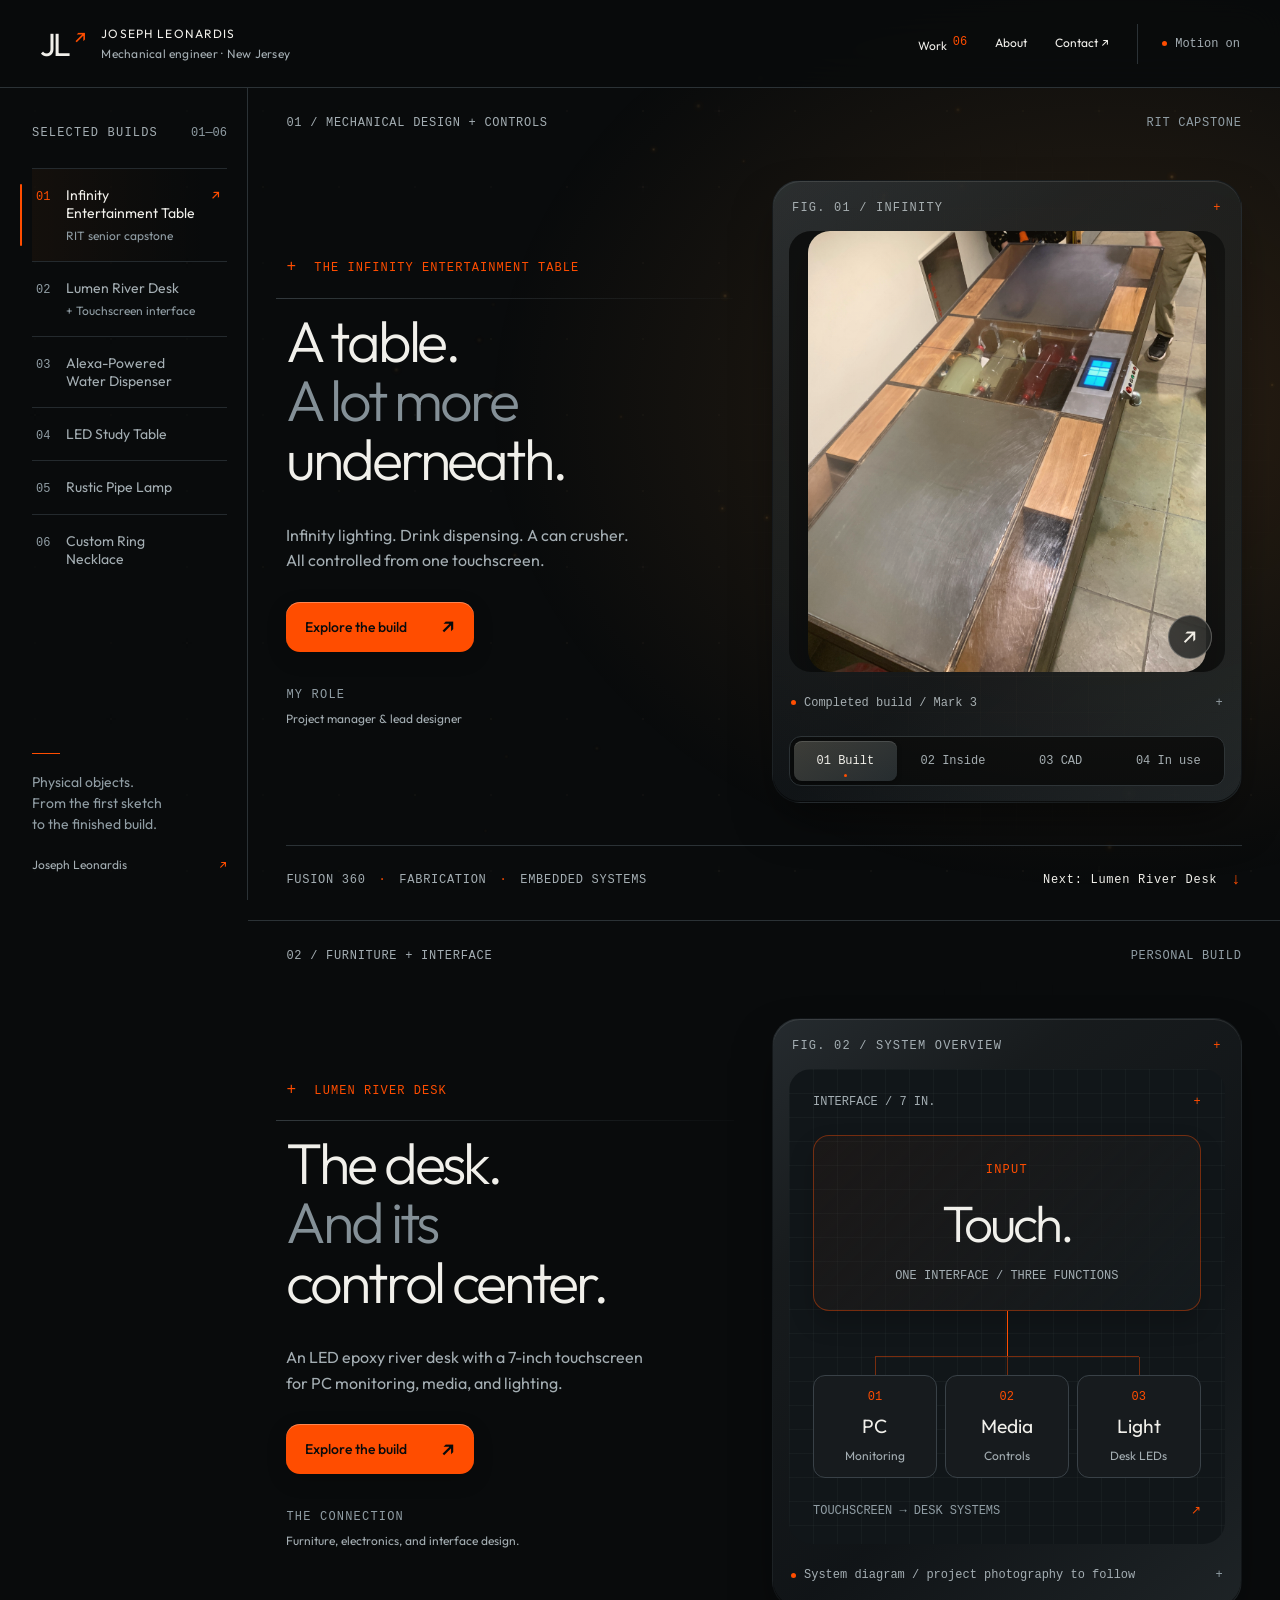
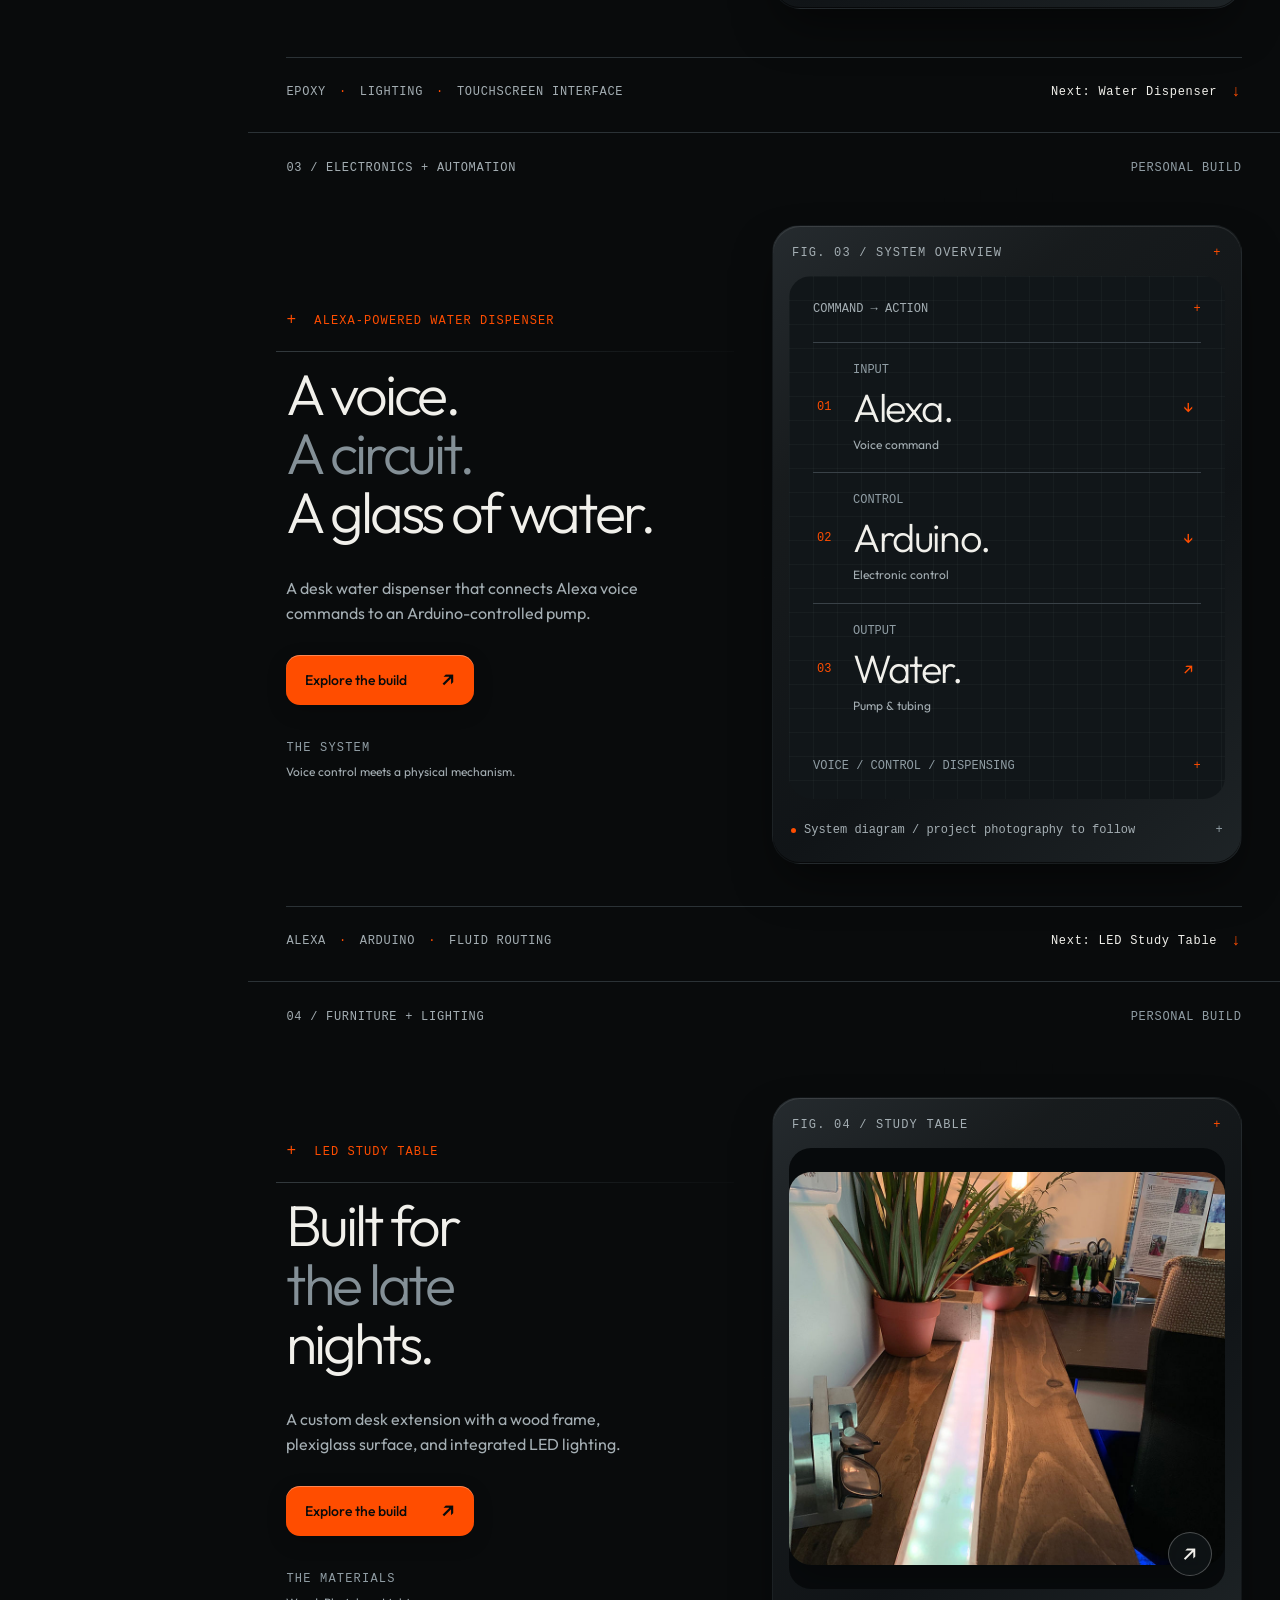
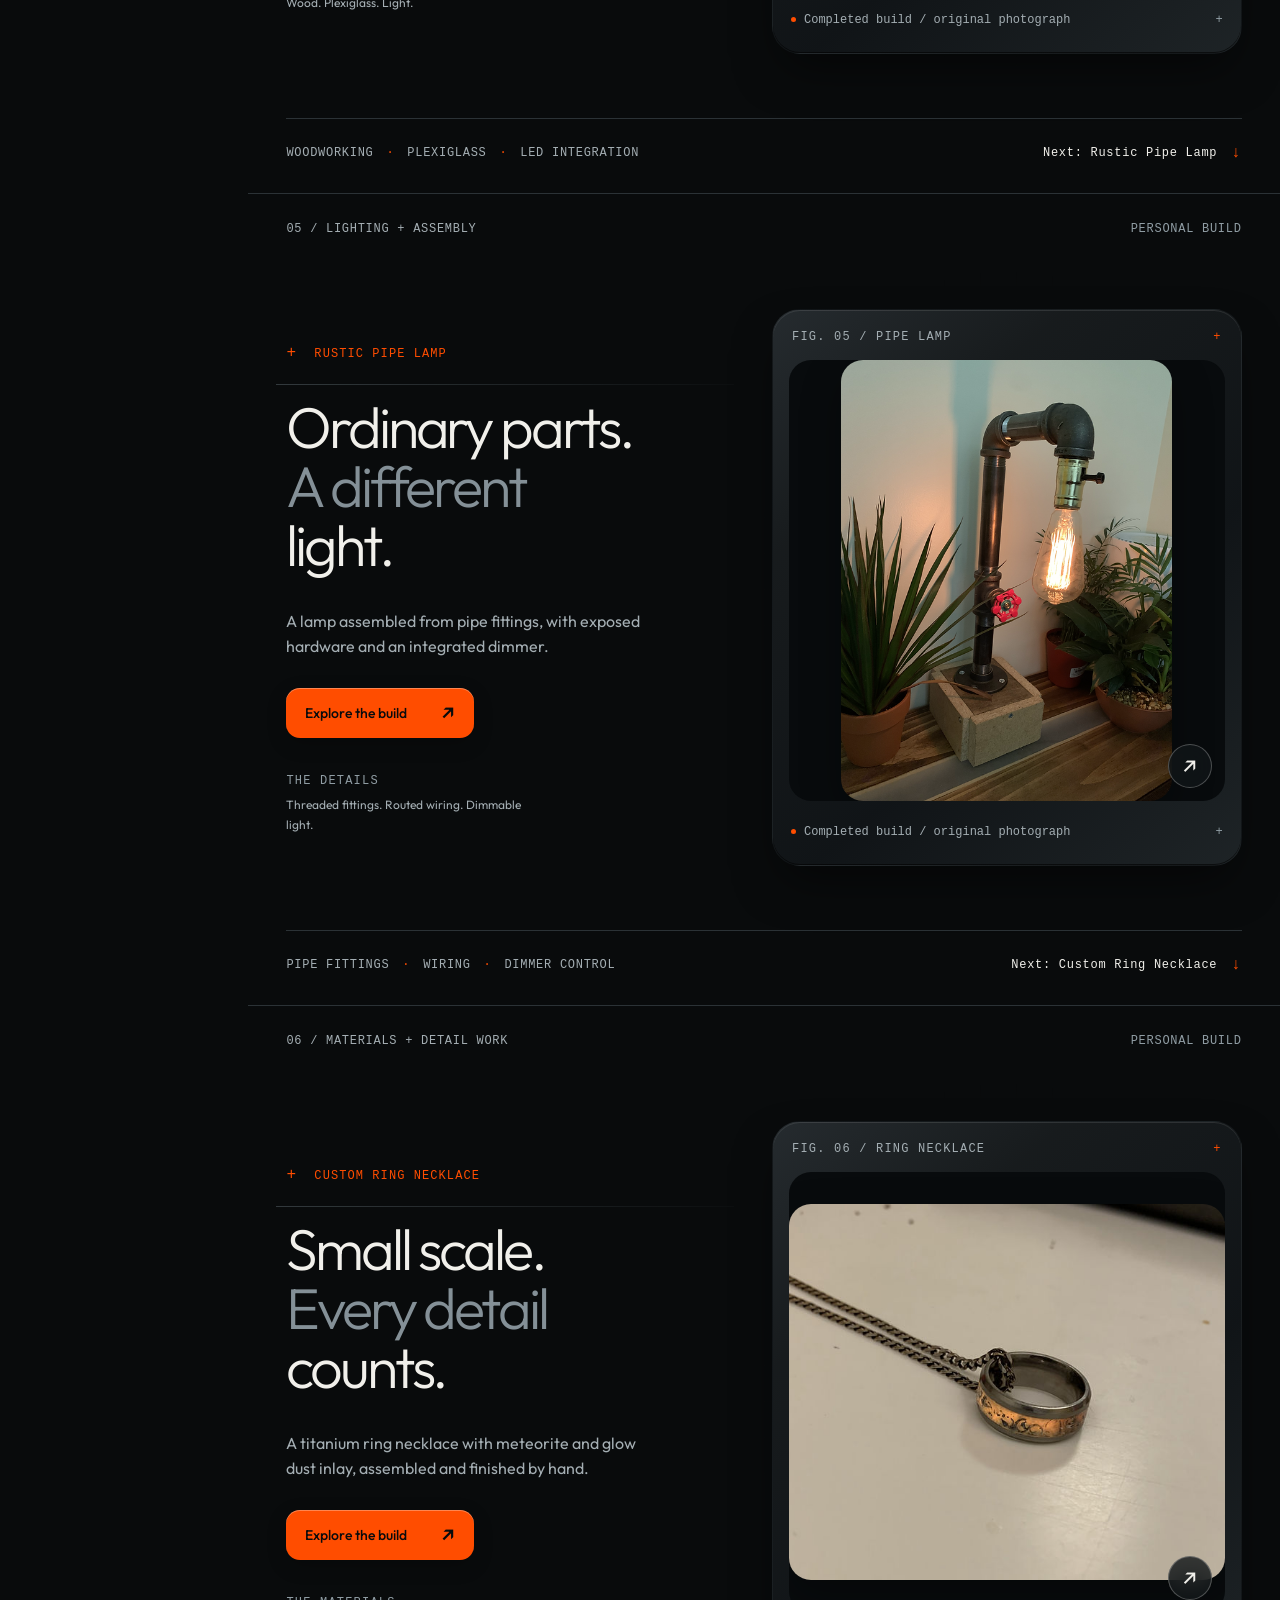
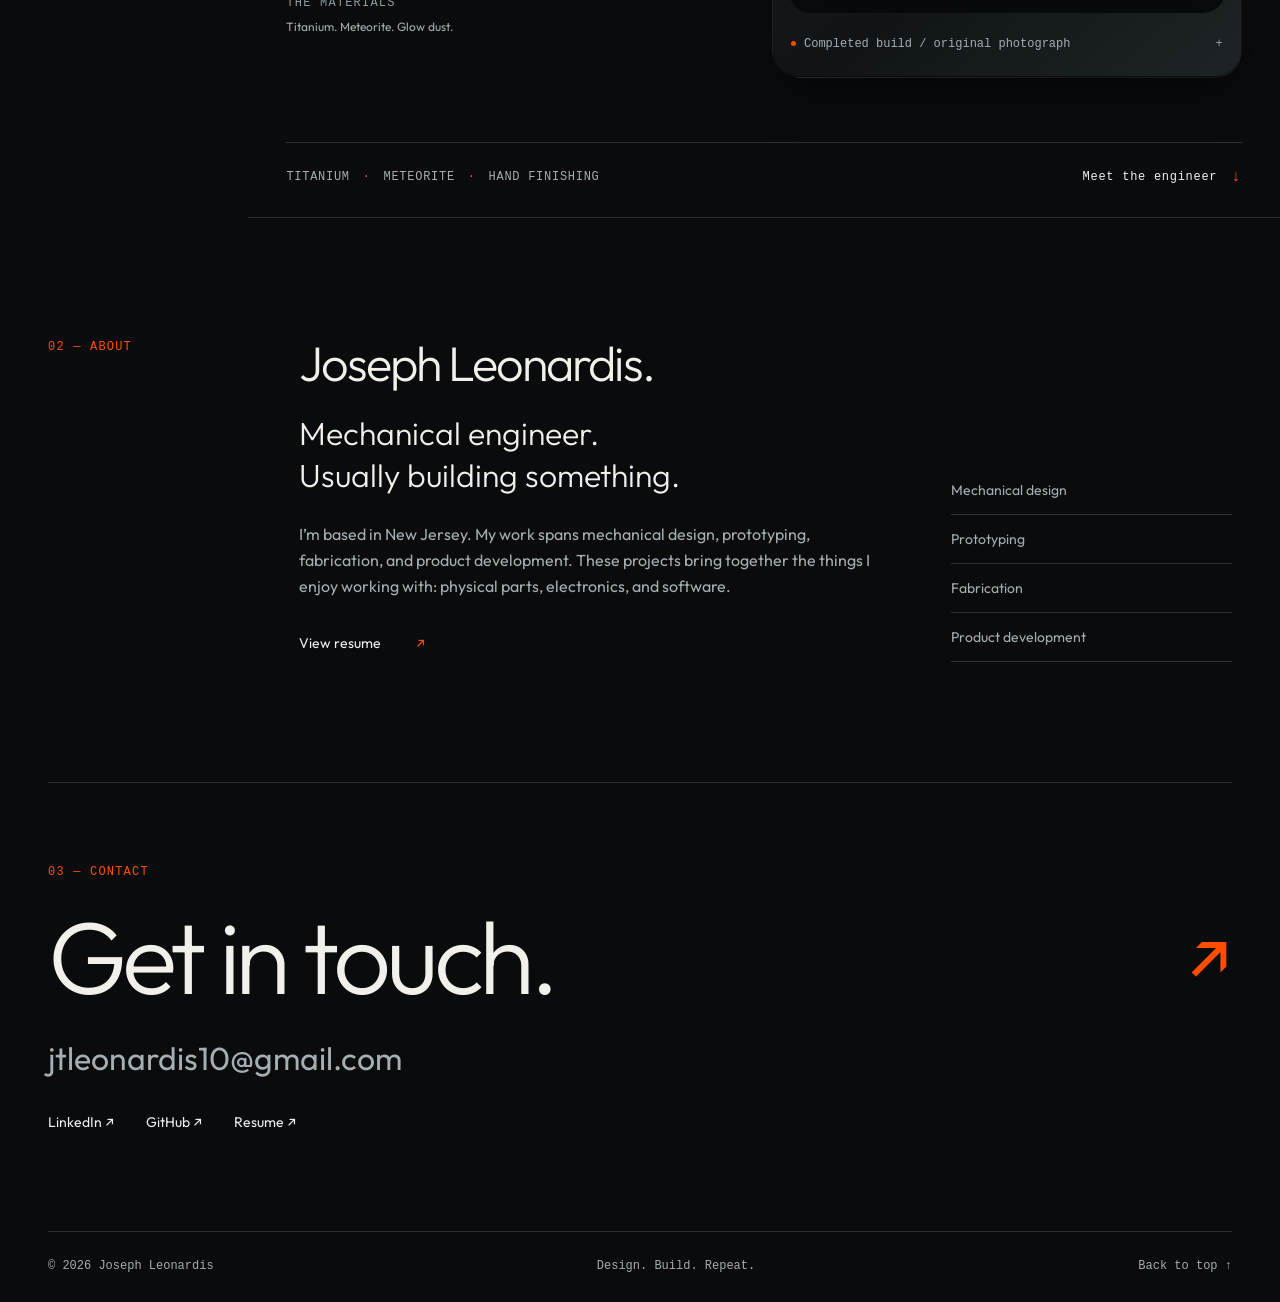
<file: src/index.html>
<!doctype html>
<html lang="en">
  <head><meta name="theme-color" content="#090B0C"><link rel="icon" href="data:image/svg+xml,%3Csvg xmlns=%27http://www.w3.org/2000/svg%27 viewBox=%270 0 64 64%27%3E%3Crect width=%2764%27 height=%2764%27 fill=%27%23090B0C%27/%3E%3Ctext x=%278%27 y=%2746%27 font-size=%2739%27 font-family=%27Arial%27 fill=%27%23FF4D00%27%3EJL%3C/text%3E%3C/svg%3E">
    <meta charset="utf-8">
    <meta name="viewport" content="width=device-width, initial-scale=1">
    <title>Joseph Leonardis | Engineering Portfolio</title>
    <meta
      name="description"
      content="Engineering portfolio by Joseph Leonardis: mechanical design, prototypes, furniture, lighting, controls, CAD, and fabrication."
    >
    <link rel="preload" href="./assets/fonts/Outfit-Variable.ttf" as="font" type="font/ttf" crossorigin>
    <link rel="stylesheet" href="./styles.css?v=20260910-mobile-spacing">
    <link rel="stylesheet" href="./depth.css?v=20260909-atmosphere">
    <link rel="stylesheet" href="./atmosphere.css?v=20260910-mobile-spacing">
    <script>
      // Runs before paint; CSS also dismisses the entrance if later scripts fail.
      try {
        const quiet = matchMedia("(prefers-reduced-motion: reduce)").matches || localStorage.getItem("jl-portfolio-motion") === "paused";
        const returning = performance.getEntriesByType("navigation")[0]?.type === "back_forward";
        if (!quiet && !returning && (!location.hash || location.hash === "#top")) {
          document.documentElement.dataset.entrance = sessionStorage.getItem("jl-visited") ? "return" : "first";
          sessionStorage.setItem("jl-visited", "yes");
        }
      } catch {}
    </script>
  </head>
  <body>
    <div class="atmosphere" aria-hidden="true"><div class="ambient-wash"></div><canvas id="engineering-field"></canvas></div>
    <div class="site-entrance" aria-hidden="true">
      <div class="entrance-curtain entrance-upper"></div><div class="entrance-curtain entrance-lower"></div>
      <div class="entrance-signature"><span class="entrance-monogram">JL<span>+</span></span><span class="entrance-credit">Designed and built by<br><strong>Joseph Leonardis.</strong></span></div>
      <span class="entrance-line"></span>
    </div>
    <a class="skip-link" href="#projects">Skip to projects</a>
    <header class="site-header">
      <a class="brand" href="#top" aria-label="Joseph Leonardis home"><span class="brand-mark" aria-hidden="true">JL<span>↗</span></span><span class="brand-name">JOSEPH LEONARDIS<small>Mechanical engineer · New Jersey</small></span></a>
      <nav class="nav" aria-label="Primary navigation"><a href="#projects">Work <sup>06</sup></a><a href="#about">About</a><a href="#contact">Contact ↗</a></nav>
      <button class="motion-toggle" type="button" aria-pressed="false" aria-label="Pause visual effects"><span class="status-dot" aria-hidden="true"></span><span id="motion-label">Motion on</span></button>
    </header>
    <main id="top">
      <div class="launch-layout" id="projects">
        <aside class="project-index" aria-label="Project index">
          <div class="index-heading"><span class="eyebrow">SELECTED BUILDS</span><span class="index-total">01—06</span></div>
          <nav class="project-menu" aria-label="Jump to a project">
            <a href="#launch-infinity" aria-current="location"><span class="menu-number">01</span><span>Infinity Entertainment Table<small>RIT senior capstone</small></span><i aria-hidden="true">↗</i></a>
            <a href="#launch-lumen"><span class="menu-number">02</span><span>Lumen River Desk<small>+ Touchscreen interface</small></span><i aria-hidden="true">↗</i></a>
            <a href="#launch-water-dispenser"><span class="menu-number">03</span><span>Alexa-Powered Water Dispenser</span><i aria-hidden="true">↗</i></a>
            <a href="#launch-study-table"><span class="menu-number">04</span><span>LED Study Table</span><i aria-hidden="true">↗</i></a>
            <a href="#launch-pipe-lamp"><span class="menu-number">05</span><span>Rustic Pipe Lamp</span><i aria-hidden="true">↗</i></a>
            <a href="#launch-ring-necklace"><span class="menu-number">06</span><span>Custom Ring Necklace</span><i aria-hidden="true">↗</i></a>
          </nav>
          <div class="index-foot"><span class="index-rule" aria-hidden="true"></span><p>Physical objects.<br>From the first sketch<br>to the finished build.</p><a href="#contact">Joseph Leonardis <span aria-hidden="true">↗</span></a></div>
        </aside>
        <div class="launch-reel">
          <section class="launch-panel is-active" id="launch-infinity" aria-labelledby="launch-infinity-title">
            <div class="chapter-line"><span>01 / MECHANICAL DESIGN + CONTROLS</span><span>RIT CAPSTONE</span></div>
            <div class="launch-composition">
              <div class="launch-copy">
                <p class="launch-kicker"><span aria-hidden="true">+</span> THE INFINITY ENTERTAINMENT TABLE</p>
                <h1 id="launch-infinity-title">A table.<br><span>A lot more</span><br>underneath.</h1>
                <p class="launch-description">Infinity lighting. Drink dispensing. A can crusher. All controlled from one touchscreen.</p>
                <button class="primary-button" type="button" data-project="infinity">Explore the build <span aria-hidden="true">↗</span></button>
                <div class="launch-credit"><span class="eyebrow">MY ROLE</span><p>Project manager &amp; lead designer</p></div>
              </div>
              <div class="object-stage" id="specimen">
                <div class="stage-coordinate" aria-hidden="true">FIG. 01 / INFINITY</div>
                <div class="hero-object" id="specimen-media">
                  <img id="specimen-image" src="./assets/images/capstone.jpg" alt="Completed Infinity Entertainment Table with bottles and touchscreen beneath the clear tabletop" width="2203" height="2440" fetchpriority="high">
                  <video id="specimen-film" src="./assets/videos/infinity/mark-3-final-product.mp4" poster="./assets/images/infinity/poster-mark-3-final-product.jpg" controls preload="none" playsinline muted hidden aria-label="Real footage of the completed Infinity Table touchscreen and drink dispenser"></video>
                  <button class="object-open" type="button" data-project="infinity" aria-label="Explore the Infinity Entertainment Table build">↗</button>
                </div>
                <div class="object-caption"><span class="live-mark" aria-hidden="true"></span><span id="view-label" aria-live="polite">Completed build / Mark 3</span><span aria-hidden="true">+</span></div>
                <div class="view-switch" role="group" aria-label="Infinity Table view"><button type="button" data-view="built" aria-pressed="true"><span class="view-number">01</span> <span>Built</span></button><button type="button" data-view="inside" aria-pressed="false"><span class="view-number">02</span> <span>Inside</span></button><button type="button" data-view="cad" aria-pressed="false"><span class="view-number">03</span> <span>CAD</span></button><button type="button" data-view="film" aria-pressed="false"><span class="view-number">04</span> <span>In use</span></button></div>
              </div>
            </div>
            <div class="chapter-footer"><span>FUSION 360 <b>·</b> FABRICATION <b>·</b> EMBEDDED SYSTEMS</span><a href="#launch-lumen">Next: Lumen River Desk <span aria-hidden="true">↓</span></a></div>
          </section>

          <section class="launch-panel" id="launch-lumen" aria-labelledby="launch-lumen-title">
            <div class="chapter-line"><span>02 / FURNITURE + INTERFACE</span><span>PERSONAL BUILD</span></div>
            <div class="launch-composition">
              <div class="launch-copy"><p class="launch-kicker"><span aria-hidden="true">+</span> LUMEN RIVER DESK</p><h2 id="launch-lumen-title">The desk.<br><span>And its</span><br>control center.</h2><p class="launch-description">An LED epoxy river desk with a 7-inch touchscreen for PC monitoring, media, and lighting.</p><button class="primary-button" type="button" data-project="lumen">Explore the build <span aria-hidden="true">↗</span></button><div class="launch-credit"><span class="eyebrow">THE CONNECTION</span><p>Furniture, electronics, and interface design.</p></div></div>
              <div class="object-stage diagram-stage">
                <div class="stage-coordinate" aria-hidden="true">FIG. 02 / SYSTEM OVERVIEW</div>
                <div class="technical-surface hero-object" role="img" aria-label="System diagram: a 7-inch touch interface connects to PC monitoring, media controls, and desk lighting">
                  <div class="diagram-top"><span>INTERFACE / 7 IN.</span><span aria-hidden="true">+</span></div>
                  <div class="touch-node"><span class="eyebrow">INPUT</span><strong>Touch.</strong><span>ONE INTERFACE / THREE FUNCTIONS</span></div>
                  <div class="connection-tree" aria-hidden="true"><i></i></div>
                  <div class="node-row"><div><span>01</span><strong>PC</strong><small>Monitoring</small></div><div><span>02</span><strong>Media</strong><small>Controls</small></div><div><span>03</span><strong>Light</strong><small>Desk LEDs</small></div></div>
                  <div class="diagram-bottom"><span>TOUCHSCREEN → DESK SYSTEMS</span><span aria-hidden="true">↗</span></div>
                </div>
                <div class="object-caption"><span class="live-mark" aria-hidden="true"></span><span>System diagram / project photography to follow</span><span aria-hidden="true">+</span></div>
              </div>
            </div>
            <div class="chapter-footer"><span>EPOXY <b>·</b> LIGHTING <b>·</b> TOUCHSCREEN INTERFACE</span><a href="#launch-water-dispenser">Next: Water Dispenser <span aria-hidden="true">↓</span></a></div>
          </section>

          <section class="launch-panel" id="launch-water-dispenser" aria-labelledby="launch-water-title">
            <div class="chapter-line"><span>03 / ELECTRONICS + AUTOMATION</span><span>PERSONAL BUILD</span></div>
            <div class="launch-composition">
              <div class="launch-copy"><p class="launch-kicker"><span aria-hidden="true">+</span> ALEXA-POWERED WATER DISPENSER</p><h2 id="launch-water-title">A voice.<br><span>A circuit.</span><br>A glass of water.</h2><p class="launch-description">A desk water dispenser that connects Alexa voice commands to an Arduino-controlled pump.</p><button class="primary-button" type="button" data-project="water-dispenser">Explore the build <span aria-hidden="true">↗</span></button><div class="launch-credit"><span class="eyebrow">THE SYSTEM</span><p>Voice control meets a physical mechanism.</p></div></div>
              <div class="object-stage diagram-stage">
                <div class="stage-coordinate" aria-hidden="true">FIG. 03 / SYSTEM OVERVIEW</div>
                <div class="technical-surface hero-object water-system" role="img" aria-label="System diagram: Alexa voice command to Arduino controller to pump and water tubing">
                  <div class="diagram-top"><span>COMMAND → ACTION</span><span aria-hidden="true">+</span></div>
                  <div class="sequence-node"><span class="sequence-index">01</span><div><small>INPUT</small><strong>Alexa.</strong><p>Voice command</p></div><span aria-hidden="true">↓</span></div>
                  <div class="sequence-node"><span class="sequence-index">02</span><div><small>CONTROL</small><strong>Arduino.</strong><p>Electronic control</p></div><span aria-hidden="true">↓</span></div>
                  <div class="sequence-node"><span class="sequence-index">03</span><div><small>OUTPUT</small><strong>Water.</strong><p>Pump &amp; tubing</p></div><span aria-hidden="true">↗</span></div>
                  <div class="diagram-bottom"><span>VOICE / CONTROL / DISPENSING</span><span aria-hidden="true">+</span></div>
                </div>
                <div class="object-caption"><span class="live-mark" aria-hidden="true"></span><span>System diagram / project photography to follow</span><span aria-hidden="true">+</span></div>
              </div>
            </div>
            <div class="chapter-footer"><span>ALEXA <b>·</b> ARDUINO <b>·</b> FLUID ROUTING</span><a href="#launch-study-table">Next: LED Study Table <span aria-hidden="true">↓</span></a></div>
          </section>

          <section class="launch-panel" id="launch-study-table" aria-labelledby="launch-study-title">
            <div class="chapter-line"><span>04 / FURNITURE + LIGHTING</span><span>PERSONAL BUILD</span></div>
            <div class="launch-composition">
              <div class="launch-copy"><p class="launch-kicker"><span aria-hidden="true">+</span> LED STUDY TABLE</p><h2 id="launch-study-title">Built for<br><span>the late</span><br>nights.</h2><p class="launch-description">A custom desk extension with a wood frame, plexiglass surface, and integrated LED lighting.</p><button class="primary-button" type="button" data-project="study-table">Explore the build <span aria-hidden="true">↗</span></button><div class="launch-credit"><span class="eyebrow">THE MATERIALS</span><p>Wood. Plexiglass. Light.</p></div></div>
              <div class="object-stage"><div class="stage-coordinate" aria-hidden="true">FIG. 04 / STUDY TABLE</div><div class="hero-object"><img src="./assets/images/study-table/finish.jpg" alt="Joseph's completed LED Study Table with its illuminated work surface" loading="lazy" decoding="async"><button class="object-open" type="button" data-project="study-table" aria-label="Explore the LED Study Table build">↗</button></div><div class="object-caption"><span class="live-mark" aria-hidden="true"></span><span>Completed build / original photograph</span><span aria-hidden="true">+</span></div></div>
            </div>
            <div class="chapter-footer"><span>WOODWORKING <b>·</b> PLEXIGLASS <b>·</b> LED INTEGRATION</span><a href="#launch-pipe-lamp">Next: Rustic Pipe Lamp <span aria-hidden="true">↓</span></a></div>
          </section>

          <section class="launch-panel" id="launch-pipe-lamp" aria-labelledby="launch-lamp-title">
            <div class="chapter-line"><span>05 / LIGHTING + ASSEMBLY</span><span>PERSONAL BUILD</span></div>
            <div class="launch-composition">
              <div class="launch-copy"><p class="launch-kicker"><span aria-hidden="true">+</span> RUSTIC PIPE LAMP</p><h2 id="launch-lamp-title">Ordinary parts.<br><span>A different</span><br>light.</h2><p class="launch-description">A lamp assembled from pipe fittings, with exposed hardware and an integrated dimmer.</p><button class="primary-button" type="button" data-project="pipe-lamp">Explore the build <span aria-hidden="true">↗</span></button><div class="launch-credit"><span class="eyebrow">THE DETAILS</span><p>Threaded fittings. Routed wiring. Dimmable light.</p></div></div>
              <div class="object-stage"><div class="stage-coordinate" aria-hidden="true">FIG. 05 / PIPE LAMP</div><div class="hero-object"><img src="./assets/images/pipe-lamp/final.png" alt="Joseph's finished Rustic Pipe Lamp assembled from pipe fittings with a dimmer" loading="lazy" decoding="async"><button class="object-open" type="button" data-project="pipe-lamp" aria-label="Explore the Rustic Pipe Lamp build">↗</button></div><div class="object-caption"><span class="live-mark" aria-hidden="true"></span><span>Completed build / original photograph</span><span aria-hidden="true">+</span></div></div>
            </div>
            <div class="chapter-footer"><span>PIPE FITTINGS <b>·</b> WIRING <b>·</b> DIMMER CONTROL</span><a href="#launch-ring-necklace">Next: Custom Ring Necklace <span aria-hidden="true">↓</span></a></div>
          </section>

          <section class="launch-panel" id="launch-ring-necklace" aria-labelledby="launch-ring-title">
            <div class="chapter-line"><span>06 / MATERIALS + DETAIL WORK</span><span>PERSONAL BUILD</span></div>
            <div class="launch-composition">
              <div class="launch-copy"><p class="launch-kicker"><span aria-hidden="true">+</span> CUSTOM RING NECKLACE</p><h2 id="launch-ring-title">Small scale.<br><span>Every detail</span><br>counts.</h2><p class="launch-description">A titanium ring necklace with meteorite and glow dust inlay, assembled and finished by hand.</p><button class="primary-button" type="button" data-project="ring-necklace">Explore the build <span aria-hidden="true">↗</span></button><div class="launch-credit"><span class="eyebrow">THE MATERIALS</span><p>Titanium. Meteorite. Glow dust.</p></div></div>
              <div class="object-stage"><div class="stage-coordinate" aria-hidden="true">FIG. 06 / RING NECKLACE</div><div class="hero-object ring-object"><img src="./assets/images/ring-necklace/final.jpg" alt="Joseph's finished titanium ring necklace with meteorite and glow dust inlay" loading="lazy" decoding="async"><button class="object-open" type="button" data-project="ring-necklace" aria-label="Explore the Custom Ring Necklace build">↗</button></div><div class="object-caption"><span class="live-mark" aria-hidden="true"></span><span>Completed build / original photograph</span><span aria-hidden="true">+</span></div></div>
            </div>
            <div class="chapter-footer"><span>TITANIUM <b>·</b> METEORITE <b>·</b> HAND FINISHING</span><a href="#about">Meet the engineer <span aria-hidden="true">↓</span></a></div>
          </section>
        </div>
      </div>

      <section class="about page-width" id="about" aria-labelledby="about-title"><p class="eyebrow accent">02 — About</p><div><h2 id="about-title">Joseph Leonardis.</h2><p class="about-intro">Mechanical engineer.<br>Usually building something.</p><p>I’m based in New Jersey. My work spans mechanical design, prototyping, fabrication, and product development. These projects bring together the things I enjoy working with: physical parts, electronics, and software.</p><a id="resume" class="text-button" href="https://drive.google.com/file/d/19wgv-1VMTOCVqtIuHqRdrhKzU3IokMuL/view">View resume <span aria-hidden="true">↗</span></a></div><div class="disciplines"><span>Mechanical design</span><span>Prototyping</span><span>Fabrication</span><span>Product development</span></div></section>
      <section class="contact page-width" id="contact" aria-labelledby="contact-title"><p class="eyebrow accent">03 — Contact</p><div class="contact-top"><h2 id="contact-title">Get in touch.</h2><a class="contact-arrow" href="mailto:jtleonardis10@gmail.com" aria-label="Email Joseph Leonardis">↗</a></div><a class="email-link" href="mailto:jtleonardis10@gmail.com">jtleonardis10@gmail.com</a><div class="contact-links"><a href="https://www.linkedin.com/in/joeleonardis/">LinkedIn ↗</a><a href="https://github.com/joejoeleo">GitHub ↗</a><a href="https://drive.google.com/file/d/19wgv-1VMTOCVqtIuHqRdrhKzU3IokMuL/view">Resume ↗</a></div></section>
    </main>
    <footer class="footer page-width"><span>© 2026 Joseph Leonardis</span><span>Design. Build. Repeat.</span><a href="#top">Back to top ↑</a></footer>
    <noscript><style>.project-dialog{display:block;position:relative;max-height:none;margin:40px auto}.close-dialog{display:none}</style><p class="noscript-note">Enable JavaScript to use the project viewers. All project details are shown below.</p></noscript>

    <dialog class="project-dialog" id="project-infinity" aria-labelledby="infinity-title">
      <div class="dialog-shell">
        <button class="close-dialog" type="button" aria-label="Close project">Close</button>
        <section class="project-prologue" aria-labelledby="intent-infinity">
          <div class="intent-copy"><p class="eyebrow accent">01 / THE IDEA</p><h2 id="intent-infinity">What if a coffee table could dispense drinks?</h2><p class="intent-description">The Infinity Entertainment Table brings drink dispensing, infinity lighting, and a can crusher into a piece of furniture. A touchscreen connects the person using it to the mechanisms underneath.</p><button class="intent-jump text-button" type="button" data-build-details="infinity">See how it was built <span aria-hidden="true">↓</span></button></div>
          <figure class="intent-media"><img src="./assets/images/capstone.jpg" alt="Original photograph of the Infinity Entertainment Table" loading="lazy" decoding="async"><figcaption>THE PHYSICAL BUILD / ORIGINAL PHOTOGRAPH</figcaption></figure>
          <div class="intent-bridge"><span class="eyebrow">FROM IDEA TO ASSEMBLY</span><p>Five bottles, independently controlled pumps, and routed tubing handle the drinks. A Raspberry Pi, custom PCBs, and a touchscreen bring the systems together.</p><span class="bridge-cross" aria-hidden="true">+</span></div>
        </section>

        <div class="project-layout">
          <aside class="project-sidebar">
            <p class="eyebrow">RIT Senior Capstone</p>
            <h2 id="infinity-title">Infinity Entertainment Table</h2>
            <p>
              Infinity LED table with touchscreen controls, an integrated can crusher, and a five-bottle drink dispensing system.
            </p>
            <dl class="fact-list">
              <div>
                <dt>Role</dt>
                <dd>Project manager and lead designer</dd>
              </div>
              <div>
                <dt>Build</dt>
                <dd>Lighting, drink dispensing, can crusher, controls</dd>
              </div>
              <div>
                <dt>Tools</dt>
                <dd>Fusion 360, 3D printing, custom PCBs, Raspberry Pi</dd>
              </div>
            </dl>
          </aside>

          <div class="project-detail">
            <figure class="hero-media">
              <img loading="lazy" decoding="async" src="./assets/images/capstone.jpg" alt="Finished Infinity Entertainment Table capstone build">
            </figure>

            <div class="detail-grid">
              <article>
                <h3>Structure</h3>
                <p>Wood frame, clear panels, internal component bays, and an infinity lighting floor.</p>
              </article>
              <article>
                <h3>Dispensing</h3>
                <p>Five independently controlled bottles with tubing routed through the table body.</p>
              </article>
              <article>
                <h3>Controls</h3>
                <p>Touchscreen interface, Raspberry Pi control, custom PCBs, pumps, and wiring.</p>
              </article>
              <article>
                <h3>Fabrication</h3>
                <p>Fusion 360 CAD, resin 3D printed brackets, mirrors, plexiglass, and LED assemblies.</p>
              </article>
            </div>

            <div class="media-section">
              <div class="subsection-heading">
                <p class="eyebrow">Mark 3</p>
                <h3>Build Sequence</h3>
              </div>
              <div class="media-grid">
                <article class="media-item wide">
                  <figure>
                    <img loading="lazy" decoding="async" src="./assets/images/infinity/mark-3-cad.jpg" alt="Fusion 360 CAD layout for the Infinity Entertainment Table">
                  </figure>
                  <div>
                    <span>Phase 1</span>
                    <h4>CAD</h4>
                    <p>Table structure, bottles, electronics, tubing, and internal clearances.</p>
                  </div>
                </article>
                <article class="media-item">
                  <figure>
                    <img loading="lazy" decoding="async" src="./assets/images/infinity/mark-3-frame.jpg" alt="Infinity Entertainment Table frame with internal components installed">
                  </figure>
                  <div>
                    <span>Phase 2</span>
                    <h4>Frame</h4>
                    <p>Wood, LEDs, mirrors, plexiglass, resin printed bottle brackets, and linear actuator.</p>
                  </div>
                </article>
                <article class="media-item">
                  <figure>
                    <video src="./assets/videos/infinity/mark-3-pumps.mp4" poster="./assets/images/infinity/poster-mark-3-pumps.jpg" controls preload="none" playsinline></video>
                  </figure>
                  <div>
                    <span>Phase 3</span>
                    <h4>Pumps</h4>
                    <p>Tubing, pumps, and first electrical systems routed through the table.</p>
                  </div>
                </article>
                <article class="media-item">
                  <figure>
                    <video src="./assets/videos/infinity/mark-3-computer-systems.mp4" poster="./assets/images/infinity/poster-mark-3-computer-systems.jpg" controls preload="none" playsinline></video>
                  </figure>
                  <div>
                    <span>Phase 4</span>
                    <h4>Computer Systems</h4>
                    <p>User interface, screen, onboard computer, and electronics installed.</p>
                  </div>
                </article>
                <article class="media-item">
                  <figure>
                    <video src="./assets/videos/infinity/mark-3-testing.mp4" poster="./assets/images/infinity/poster-mark-3-testing.jpg" controls preload="none" playsinline></video>
                  </figure>
                  <div>
                    <span>Phase 5</span>
                    <h4>Testing</h4>
                    <p>Lighting, dispensing hardware, controls, and assembled table testing.</p>
                  </div>
                </article>
                <article class="media-item wide">
                  <figure>
                    <video src="./assets/videos/infinity/mark-3-final-product.mp4" poster="./assets/images/infinity/poster-mark-3-final-product.jpg" controls preload="none" playsinline></video>
                  </figure>
                  <div>
                    <span>Phase 6</span>
                    <h4>Final Product</h4>
                    <p>Completed table with the internal systems visible through the top panels.</p>
                  </div>
                </article>
              </div>
            </div>

            <div class="media-section">
              <div class="subsection-heading">
                <p class="eyebrow">Mark 2</p>
                <h3>Earlier Table Build</h3>
              </div>
              <div class="media-grid compact">
                <article class="media-item">
                  <figure>
                    <video src="./assets/videos/infinity/mark-2-overview.mp4" poster="./assets/images/infinity/poster-mark-2-overview.jpg" controls preload="none" playsinline></video>
                  </figure>
                  <div>
                    <span>Prototype</span>
                    <h4>Overview</h4>
                    <p>Earlier version before the capstone redesign.</p>
                  </div>
                </article>
                <article class="media-item">
                  <figure>
                    <img loading="lazy" decoding="async" src="./assets/images/infinity/mark-2-frame.jpg" alt="Early Infinity Entertainment Table frame">
                  </figure>
                  <div>
                    <span>Phase 1</span>
                    <h4>Frame</h4>
                    <p>Initial table frame and internal layout.</p>
                  </div>
                </article>
                <article class="media-item">
                  <figure>
                    <img loading="lazy" decoding="async" src="./assets/images/infinity/mark-2-leds.jpg" alt="LED strips installed inside the earlier Infinity Entertainment Table">
                  </figure>
                  <div>
                    <span>Phase 2</span>
                    <h4>LEDs</h4>
                    <p>Infinity lighting installed inside the table body.</p>
                  </div>
                </article>
                <article class="media-item">
                  <figure>
                    <img loading="lazy" decoding="async" src="./assets/images/led-infinity-table.jpg" alt="Blue LED infinity effect inside the earlier table">
                  </figure>
                  <div>
                    <span>Phase 3</span>
                    <h4>Base Model</h4>
                    <p>Base table completed before the drink system was added.</p>
                  </div>
                </article>
                <article class="media-item">
                  <figure>
                    <img loading="lazy" decoding="async" src="./assets/images/infinity/mark-2-dispensing.jpg" alt="Drink dispensing hardware installed in the earlier Infinity Entertainment Table">
                  </figure>
                  <div>
                    <span>Phase 4</span>
                    <h4>Drink System</h4>
                    <p>Drink dispensing hardware added to the earlier table.</p>
                  </div>
                </article>
                <article class="media-item">
                  <figure>
                    <video src="./assets/videos/infinity/mark-2-finalization.mp4" poster="./assets/images/infinity/poster-mark-2-finalization.jpg" controls preload="none" playsinline></video>
                  </figure>
                  <div>
                    <span>Phase 5</span>
                    <h4>Finalization</h4>
                    <p>Completed and tested Mark 2 table.</p>
                  </div>
                </article>
              </div>
            </div>
          </div>
        </div>
      </div>
    </dialog>

    <dialog class="project-dialog" id="project-lumen" aria-labelledby="lumen-title">
      <div class="dialog-shell compact-shell">
        <button class="close-dialog" type="button" aria-label="Close project">Close</button>
        <section class="project-prologue" aria-labelledby="intent-lumen">
          <div class="intent-copy"><p class="eyebrow accent">02 / THE IDEA</p><h2 id="intent-lumen">What if the desk was part of the interface?</h2><p class="intent-description">The Lumen River Desk combines an illuminated epoxy desktop with a 7-inch touchscreen. PC monitoring, media, and lighting controls live together at the desk.</p><button class="intent-jump text-button" type="button" data-build-details="lumen">See how it was built <span aria-hidden="true">↓</span></button></div>
          <div class="intent-media intent-system" aria-label="Touchscreen connects to PC monitoring, media and lighting"><span class="eyebrow">SYSTEM OVERVIEW</span><span class="intent-node"><small>01</small>Touch input</span><span class="intent-connector" aria-hidden="true">↓</span><span class="intent-node"><small>02</small>PC · Media · Lighting</span><p>Functional system diagram</p></div>
          <div class="intent-bridge"><span class="eyebrow">FROM IDEA TO ASSEMBLY</span><p>The build connects furniture and LED lighting with a touchscreen interface organized around three everyday functions.</p><span class="bridge-cross" aria-hidden="true">+</span></div>
        </section>

        <div class="compact-detail">
          <p class="eyebrow">Furniture / Interface</p>
          <h2 id="lumen-title">Lumen River Desk + Touchscreen Interface</h2>
          <p>
            LED epoxy river desk with an integrated 7-inch touchscreen for PC monitoring, media controls, and lighting.
          </p>
          <div class="detail-grid">
            <article>
              <h3>Desk</h3>
              <p>River-style desktop with integrated LED lighting.</p>
            </article>
            <article>
              <h3>Interface</h3>
              <p>Touchscreen computer controls for monitoring, media, and lighting.</p>
            </article>
            <article>
              <h3>Display</h3>
              <p>7-inch touchscreen mounted into the desk system.</p>
            </article>
            <article>
              <h3>Software</h3>
              <p>PC monitoring, media controls, and lighting controls grouped into one interface.</p>
            </article>
          </div>
        </div>
      </div>
    </dialog>

    <dialog class="project-dialog" id="project-water-dispenser" aria-labelledby="water-dispenser-title">
      <div class="dialog-shell compact-shell">
        <button class="close-dialog" type="button" aria-label="Close project">Close</button>
        <section class="project-prologue" aria-labelledby="intent-water-dispenser">
          <div class="intent-copy"><p class="eyebrow accent">03 / THE IDEA</p><h2 id="intent-water-dispenser">What if getting water started with your voice?</h2><p class="intent-description">An Alexa command starts a physical action: dispensing drinking water at a desk. The project connects a familiar voice interface to a small electronic and fluid system.</p><button class="intent-jump text-button" type="button" data-build-details="water-dispenser">See how it was built <span aria-hidden="true">↓</span></button></div>
          <div class="intent-media intent-system" aria-label="Voice command connects to Arduino control and a water pump"><span class="eyebrow">SYSTEM OVERVIEW</span><span class="intent-node"><small>01</small>Voice command</span><span class="intent-connector" aria-hidden="true">↓</span><span class="intent-node"><small>02</small>Arduino</span><span class="intent-connector" aria-hidden="true">↓</span><span class="intent-node"><small>03</small>Pump & tubing</span><p>Functional system diagram</p></div>
          <div class="intent-bridge"><span class="eyebrow">FROM IDEA TO ASSEMBLY</span><p>Alexa provides the input. An Arduino controls the pump, and tubing routes the water to the dispensing point.</p><span class="bridge-cross" aria-hidden="true">+</span></div>
        </section>

        <div class="compact-detail">
          <p class="eyebrow">Arduino / Voice Control</p>
          <h2 id="water-dispenser-title">Alexa-Powered Water Dispenser</h2>
          <p>
            Desk drinking-water dispenser controlled with Arduino and Alexa.
          </p>
          <div class="detail-grid">
            <article>
              <h3>Controls</h3>
              <p>Arduino-based control system connected to voice commands.</p>
            </article>
            <article>
              <h3>Hardware</h3>
              <p>Dispensing hardware packaged for use at a desk.</p>
            </article>
            <article>
              <h3>Input</h3>
              <p>Alexa voice control for hands-free dispensing.</p>
            </article>
            <article>
              <h3>Output</h3>
              <p>Desktop water delivery through a compact pump and tubing layout.</p>
            </article>
          </div>
        </div>
      </div>
    </dialog>

    <dialog class="project-dialog" id="project-study-table" aria-labelledby="study-table-title">
      <div class="dialog-shell compact-shell">
        <button class="close-dialog" type="button" aria-label="Close project">Close</button>
        <section class="project-prologue" aria-labelledby="intent-study-table">
          <div class="intent-copy"><p class="eyebrow accent">04 / THE IDEA</p><h2 id="intent-study-table">What if the extra workspace carried its own light?</h2><p class="intent-description">This table extends an existing desk and integrates LED lighting into its surface. Its legs were sized to match the desk height, so the two surfaces work together.</p><button class="intent-jump text-button" type="button" data-build-details="study-table">See how it was built <span aria-hidden="true">↓</span></button></div>
          <figure class="intent-media"><img src="./assets/images/study-table/finish.jpg" alt="Original photograph of the study table" loading="lazy" decoding="async"><figcaption>THE PHYSICAL BUILD / ORIGINAL PHOTOGRAPH</figcaption></figure>
          <div class="intent-bridge"><span class="eyebrow">FROM IDEA TO ASSEMBLY</span><p>A wood frame supports the plexiglass. Sanding, dark stain, an oil finish, and integrated LEDs complete the assembly.</p><span class="bridge-cross" aria-hidden="true">+</span></div>
        </section>

        <div class="compact-detail">
          <figure class="hero-media">
            <img loading="lazy" decoding="async" src="./assets/images/study-table/finish.jpg" alt="Finished LED study table attached to a desk">
          </figure>
          <p class="eyebrow">Furniture / Lighting</p>
          <h2 id="study-table-title">LED Study Table</h2>
          <p>
            Desk extension with lighting built into the surface.
          </p>
          <div class="detail-grid">
            <article>
              <h3>Build</h3>
              <p>Work desk extension with lighting integrated into the table surface.</p>
            </article>
            <article>
              <h3>Lighting</h3>
              <p>LED strip layout set into the desktop assembly.</p>
            </article>
          </div>
          <div class="media-section">
            <div class="subsection-heading">
              <p class="eyebrow">Build Photos</p>
              <h3>Desk Extension</h3>
            </div>
            <div class="media-grid compact">
              <article class="media-item">
                <figure>
                  <img loading="lazy" decoding="async" src="./assets/images/study-table/project.jpg" alt="LED study table project overview">
                </figure>
                <div>
                  <span>Project</span>
                  <h4>Layout</h4>
                  <p>Desk extension built to add workspace and lighting.</p>
                </div>
              </article>
              <article class="media-item">
                <figure>
                  <img loading="lazy" decoding="async" src="./assets/images/study-table/frame.jpg" alt="LED study table frame during construction">
                </figure>
                <div>
                  <span>Phase 1</span>
                  <h4>Frame</h4>
                  <p>Frame built flat with plexiglass fitted into the surface.</p>
                </div>
              </article>
              <article class="media-item">
                <figure>
                  <img loading="lazy" decoding="async" src="./assets/images/study-table/legs.jpg" alt="LED study table leg fit-up">
                </figure>
                <div>
                  <span>Phase 2</span>
                  <h4>Fit-Up</h4>
                  <p>Legs sized to match the desk height.</p>
                </div>
              </article>
              <article class="media-item">
                <figure>
                  <img loading="lazy" decoding="async" src="./assets/images/study-table/finish.jpg" alt="Finished LED study table surface">
                </figure>
                <div>
                  <span>Phase 3</span>
                  <h4>Finish</h4>
                  <p>Sanded plexiglass, dark stain, oil finish, and LED lighting.</p>
                </div>
              </article>
            </div>
          </div>
        </div>
      </div>
    </dialog>

    <dialog class="project-dialog" id="project-pipe-lamp" aria-labelledby="pipe-lamp-title">
      <div class="dialog-shell compact-shell">
        <button class="close-dialog" type="button" aria-label="Close project">Close</button>
        <section class="project-prologue" aria-labelledby="intent-pipe-lamp">
          <div class="intent-copy"><p class="eyebrow accent">05 / THE IDEA</p><h2 id="intent-pipe-lamp">What can ordinary pipe fittings become?</h2><p class="intent-description">A set of industrial fittings becomes the body of a desk lamp. The exposed connections give it its shape; an integrated dimmer makes the light adjustable.</p><button class="intent-jump text-button" type="button" data-build-details="pipe-lamp">See how it was built <span aria-hidden="true">↓</span></button></div>
          <figure class="intent-media"><img src="./assets/images/pipe-lamp/final.png" alt="Original photograph of the pipe lamp" loading="lazy" decoding="async"><figcaption>THE PHYSICAL BUILD / ORIGINAL PHOTOGRAPH</figcaption></figure>
          <div class="intent-bridge"><span class="eyebrow">FROM IDEA TO ASSEMBLY</span><p>The lamp brings together a pipe-hardware assembly, routed wiring, and a dimmer switch built into the body.</p><span class="bridge-cross" aria-hidden="true">+</span></div>
        </section>

        <div class="compact-detail">
          <figure class="hero-media">
            <img loading="lazy" decoding="async" src="./assets/images/pipe-lamp/final.png" alt="Finished pipe lamp with dimmer switch">
          </figure>
          <p class="eyebrow">Lighting / Electrical</p>
          <h2 id="pipe-lamp-title">Rustic Pipe Lamp</h2>
          <p>
            Pipe-hardware lamp with an integrated dimmer switch.
          </p>
          <div class="detail-grid">
            <article>
              <h3>Body</h3>
              <p>Pipe-hardware lamp assembly with exposed industrial fittings.</p>
            </article>
            <article>
              <h3>Control</h3>
              <p>Integrated dimmer switch wired into the lamp body.</p>
            </article>
          </div>
          <div class="media-section">
            <div class="subsection-heading">
              <p class="eyebrow">Build Photos</p>
              <h3>Dimmer Switch Lamp</h3>
            </div>
            <div class="media-grid compact">
              <article class="media-item">
                <figure>
                  <img loading="lazy" decoding="async" src="./assets/images/pipe-lamp/design.jpg" alt="Pipe lamp design and dimmer switch work">
                </figure>
                <div>
                  <span>Design</span>
                  <h4>Dimmer Mechanism</h4>
                  <p>Regulator and switch layout built into the lamp body.</p>
                </div>
              </article>
              <article class="media-item">
                <figure>
                  <img loading="lazy" decoding="async" src="./assets/images/pipe-lamp/final.png" alt="Finished rustic pipe lamp">
                </figure>
                <div>
                  <span>Final</span>
                  <h4>Finished Lamp</h4>
                  <p>Pipe-hardware lamp with integrated dimmer control.</p>
                </div>
              </article>
            </div>
          </div>
        </div>
      </div>
    </dialog>

    <dialog class="project-dialog" id="project-ring-necklace" aria-labelledby="ring-necklace-title">
      <div class="dialog-shell compact-shell">
        <button class="close-dialog" type="button" aria-label="Close project">Close</button>
        <section class="project-prologue" aria-labelledby="intent-ring-necklace">
          <div class="intent-copy"><p class="eyebrow accent">06 / THE IDEA</p><h2 id="intent-ring-necklace">How can an inlay change an ordinary ring?</h2><p class="intent-description">A titanium blank becomes a ring necklace through its inlay: meteorite shavings and glow dust, set into the ring and finished as part of the surface.</p><button class="intent-jump text-button" type="button" data-build-details="ring-necklace">See how it was built <span aria-hidden="true">↓</span></button></div>
          <figure class="intent-media"><img src="./assets/images/ring-necklace/final.jpg" alt="Original photograph of the ring necklace" loading="lazy" decoding="async"><figcaption>THE PHYSICAL BUILD / ORIGINAL PHOTOGRAPH</figcaption></figure>
          <div class="intent-bridge"><span class="eyebrow">FROM IDEA TO ASSEMBLY</span><p>The process moves from preparing the blank to integrating the inlay, then finishing and polishing the completed ring.</p><span class="bridge-cross" aria-hidden="true">+</span></div>
        </section>

        <div class="compact-detail">
          <figure class="hero-media">
            <img loading="lazy" decoding="async" src="./assets/images/ring-necklace/final.jpg" alt="Finished custom ring necklace">
          </figure>
          <p class="eyebrow">Materials / Detail Work</p>
          <h2 id="ring-necklace-title">Custom Ring Necklace</h2>
          <p>
            Titanium ring with meteorite shavings and glow dust integrated into the blank.
          </p>
          <div class="detail-grid">
            <article>
              <h3>Base</h3>
              <p>Titanium blank prepared for the inlay material.</p>
            </article>
            <article>
              <h3>Inlay</h3>
              <p>Meteorite shavings and glow dust set into the ring.</p>
            </article>
          </div>
          <div class="media-section">
            <div class="subsection-heading">
              <p class="eyebrow">Build Photos</p>
              <h3>Ring Process</h3>
            </div>
            <div class="media-grid compact">
              <article class="media-item">
                <figure>
                  <img loading="lazy" decoding="async" src="./assets/images/ring-necklace/blank.jpg" alt="Titanium ring blank">
                </figure>
                <div>
                  <span>Phase 1</span>
                  <h4>Blank</h4>
                  <p>Titanium ring blank before the material inlay.</p>
                </div>
              </article>
              <article class="media-item">
                <figure>
                  <img loading="lazy" decoding="async" src="./assets/images/ring-necklace/integration.jpg" alt="Meteorite shavings and glow dust integrated into the ring">
                </figure>
                <div>
                  <span>Phase 2</span>
                  <h4>Integration</h4>
                  <p>Meteorite shavings and glow dust added to the ring body.</p>
                </div>
              </article>
              <article class="media-item">
                <figure>
                  <img loading="lazy" decoding="async" src="./assets/images/ring-necklace/final.jpg" alt="Finished custom ring necklace">
                </figure>
                <div>
                  <span>Final</span>
                  <h4>Finished Ring</h4>
                  <p>Completed ring necklace after finishing and polishing.</p>
                </div>
              </article>
            </div>
          </div>
        </div>
      </div>
    </dialog>

    <script src="./main.js?v=20260909-atmosphere" defer></script>
    <script src="./gallery.js?v=20260909-atmosphere" defer></script>
    <script src="./atmosphere.js?v=20260910-no-card-outline" defer></script>
  </body>
</html>
</file>
<file: src/styles.css>
@font-face {
  font-family: "Outfit";
  src: url("./assets/fonts/Outfit-Variable.ttf") format("truetype");
  font-weight: 100 900;
  font-style: normal;
  font-display: swap;
}
:root {
  color-scheme: dark;
  --paper: #090b0c;
  --surface: #171b1e;
  --ink: #f1f0eb;
  --muted: #a4aeb3;
  --steel: #718087;
  --secondary: #909da4;
  --line: #2b3236;
  --accent: #ff4d00;
  --mono: "Cascadia Code", Consolas, monospace;
  --media-radius: 22px;
  --panel-radius: 28px;
  --header-height: 88px;
  font-family: "Outfit", "Segoe UI", sans-serif;
  font-synthesis: none;
  background: var(--paper);
  color: var(--ink);
}
* { box-sizing: border-box; }
[hidden] { display: none !important; }
html { scroll-behavior: smooth; }
#top { scroll-margin-top: var(--header-height); }
#about, #contact, #projects { scroll-margin-top: calc(var(--header-height) + 24px); }
body { margin: 0; }
body:has(.project-dialog[open]) { overflow: hidden; }
h1, h2, h3, h4, p, figure, dl, dd { margin: 0; }
h1, h2, h3, h4 { font-weight: 400; line-height: 1.05; }
p { line-height: 1.65; color: var(--muted); }
a { color: inherit; text-decoration: none; }
button { font: inherit; color: inherit; cursor: pointer; border: 0; }
button, a { -webkit-tap-highlight-color: transparent; }
button:focus-visible, a:focus-visible, video:focus-visible { outline: 2px solid var(--accent); outline-offset: 5px; }
::selection { background: var(--accent); color: var(--paper); }
img, video { display: block; max-width: 100%; border-radius: var(--media-radius); }
img { height: auto; }
video { width: 100%; }
.eyebrow { font: 12px/1.5 var(--mono); letter-spacing: .1em; text-transform: uppercase; }
.accent { color: var(--accent); }
.muted { color: var(--muted); }
.page-width { width: min(1380px, calc(100% - 96px)); margin-inline: auto; }
.skip-link { position: fixed; top: -100px; left: 20px; z-index: 100; background: var(--accent); color: var(--paper); padding: 16px 22px; border-radius: 12px; }
.skip-link:focus { top: 12px; }
.site-header { min-height: var(--header-height); position: sticky; top: 0; z-index: 20; padding: 16px 40px; display: flex; align-items: center; gap: 28px; border-bottom: 1px solid var(--line); background: #090b0ced; backdrop-filter: blur(20px); }
.brand { display: flex; align-items: center; gap: 17px; }
.brand-mark { font-size: 32px; letter-spacing: -.08em; line-height: 1; }
.brand-mark > span { color: var(--accent); font-size: 19px; margin-left: 5px; vertical-align: top; }
.brand-name { font-size: 12px; letter-spacing: .095em; }
.brand-name small { display: block; margin-top: 5px; font-size: 12px; color: var(--muted); letter-spacing: .02em; }
.nav { margin-left: auto; display: flex; gap: 28px; font-size: 12px; }
.nav a { padding-block: 10px; }
.nav a:hover, .contact-links a:hover, .text-button:hover { color: var(--accent); }
.nav sup { color: var(--accent); font: 12px var(--mono); padding-left: 3px; }
.motion-toggle { display: flex; align-items: center; gap: 8px; background: transparent; min-height: 40px; font: 12px var(--mono); color: var(--muted); padding: 8px 0 8px 24px; border-left: 1px solid var(--line); }
.status-dot, .live-mark { flex: 0 0 5px; width: 5px; height: 5px; border-radius: 50%; background: var(--accent); }
.motion-toggle[aria-pressed="true"] .status-dot { background: var(--steel); }
.launch-layout { display: grid; grid-template-columns: 248px minmax(0, 1fr); max-width: 1920px; margin-inline: auto; }
.project-index { position: sticky; top: var(--header-height); align-self: start; height: calc(100svh - var(--header-height)); max-height: 1100px; min-height: 560px; padding: 36px 20px 28px 32px; display: flex; flex-direction: column; border-right: 1px solid var(--line); }
.index-heading { display: flex; justify-content: space-between; gap: 10px; align-items: center; padding-bottom: 26px; color: var(--muted); }
.index-total { font: 12px var(--mono); color: var(--secondary); }
.project-menu { position: relative; display: grid; }
.project-menu a { position: relative; display: grid; grid-template-columns: 22px 1fr 12px; gap: 8px; align-items: baseline; padding: 17px 4px; border-top: 1px solid #242a2e; font-size: 14px; line-height: 1.3; color: #a4aeb3; transition: color 250ms, background 250ms; }
.menu-number { font: 12px var(--mono); color: var(--secondary); }
.project-menu small { display: block; font-size: 12px; color: var(--secondary); margin-top: 6px; }
.project-menu i { font-style: normal; opacity: 0; color: var(--accent); transition: opacity 250ms; }
.project-menu a[aria-current="location"] { color: var(--ink); }
.project-menu a[aria-current="location"]::before { content: ""; width: 2px; background: var(--accent); position: absolute; top: 15px; bottom: 15px; left: -12px; border-radius: 2px; }
.project-menu a[aria-current="location"] .menu-number { color: var(--accent); }
.project-menu a[aria-current="location"] i, .project-menu a:hover i { opacity: 1; }
.project-menu a:hover { color: var(--ink); }
.index-foot { margin-top: auto; padding-top: 30px; }
.index-rule { display: block; width: 28px; height: 1px; background: var(--accent); margin-bottom: 18px; }
.index-foot p { font-size: 14px; color: var(--secondary); line-height: 1.5; }
.index-foot a { display: flex; justify-content: space-between; margin-top: 22px; font-size: 12px; color: var(--muted); }
.index-foot a span { color: var(--accent); }
.launch-reel { min-width: 0; }
.launch-panel { position: relative; isolation: isolate; padding: 26px clamp(24px, 3vw, 60px) 24px; min-height: max(740px, calc(100svh - var(--header-height))); display: flex; flex-direction: column; border-bottom: 1px solid var(--line); scroll-margin-top: var(--header-height); }
.launch-panel::before { content: ""; position: absolute; inset: 0; z-index: -1; pointer-events: none; background: radial-gradient(ellipse at 75% 50%, #ff4d0008, transparent 58%); }
.chapter-line, .chapter-footer { display: flex; align-items: center; justify-content: space-between; gap: 20px; font: 12px/1.5 var(--mono); letter-spacing: .06em; color: var(--muted); }
.chapter-line { padding-bottom: 20px; }
.chapter-line > span:last-child { color: var(--secondary); text-align: right; }
.launch-composition { display: grid; grid-template-columns: 1fr 1.05fr; align-items: center; gap: clamp(20px, 3vw, 58px); flex: 1; padding-block: 28px 42px; }
.launch-copy { position: relative; z-index: 2; min-width: 0; }
.launch-kicker { font: 12px/1.65 var(--mono); letter-spacing: .09em; color: var(--accent); margin-bottom: 30px; }
.launch-kicker > span { display: inline-block; margin-right: 9px; font-size: 16px; }
.launch-copy h1, .launch-copy h2 { position: relative; font-size: clamp(40px, 4.5vw, 85px); font-weight: 300; line-height: 1.03; letter-spacing: -.055em; padding-bottom: 6px; }
.launch-copy h1 span, .launch-copy h2 span { color: #849097; }
.launch-copy h1::before, .launch-copy h2::before { content: ""; position: absolute; top: -13px; left: -10px; right: 0; height: 1px; background: linear-gradient(90deg, #71808766, #71808708); transform-origin: left; }
.launch-description { font-size: clamp(16px, 1.1vw, 18px); max-width: 33ch; margin-top: 28px; line-height: 1.6; }
.primary-button { display: inline-flex; align-items: center; justify-content: space-between; gap: 34px; min-height: 50px; margin-top: 28px; padding: 14px 19px; border-radius: 14px; background: var(--accent); color: #090b0c; font-size: 14px; font-weight: 500; box-shadow: inset 0 1px 0 #ffffff50, 0 6px 20px #0003; transition: background 200ms, transform 200ms; }
.primary-button span { font-size: 21px; line-height: 1; }
.primary-button:hover { background: #ff6a2b; transform: translateY(-2px); }
.launch-credit { padding-top: 30px; }
.launch-credit .eyebrow { color: var(--secondary); font-size: 12px; }
.launch-credit p { margin-top: 5px; font-size: 12px; color: var(--muted); max-width: 30ch; }
.object-stage { position: relative; min-width: 0; padding: 16px; border: 1px solid #394147; border-radius: 28px; background: linear-gradient(135deg, #232a2e90, #111518 50%, #1b2023); box-shadow: inset 0 1px 0 #ffffff13, 0 18px 44px #0006, 0 2px 3px #0006; }
.object-stage::before { content: ""; pointer-events: none; position: absolute; inset: -22px; z-index: -1; background-image: linear-gradient(#7180870b 1px, transparent 1px), linear-gradient(90deg, #7180870b 1px, transparent 1px); background-size: 30px 30px; mask-image: radial-gradient(ellipse, #000, transparent 70%); }
.stage-coordinate { display: flex; justify-content: space-between; font: 12px/1.4 var(--mono); letter-spacing: .1em; color: var(--muted); padding: 3px 3px 14px; }
.stage-coordinate::after { content: "+"; color: var(--accent); }
.hero-object { position: relative; display: flex; justify-content: center; align-items: center; height: clamp(320px, 49svh, 640px); border-radius: var(--media-radius); overflow: hidden; background: #080b0d; isolation: isolate; }
.hero-object > img { width: auto; height: auto; max-height: 100%; max-width: 100%; object-fit: contain; box-shadow: 0 16px 40px #0005; transition: opacity 220ms; }
.hero-object > video { width: auto; height: auto; max-height: 100%; max-width: 100%; object-fit: contain; }
.hero-object:has(video:not([hidden])) .object-open { top: 13px; bottom: auto; }
.hero-object.changing > img { opacity: .45; }
.hero-object::after { content: ""; position: absolute; inset: 0; border-radius: inherit; pointer-events: none; background: radial-gradient(ellipse at var(--light-x, 50%) var(--light-y, 35%), #ffffff12, transparent 65%); opacity: 0; box-shadow: inset 0 1px 0 #ffffff17; transition: opacity 300ms; z-index: 2; }
.hero-object.material-active::after { opacity: 1; }
.object-open { position: absolute; right: 13px; bottom: 13px; display: grid; place-items: center; width: 44px; height: 44px; border-radius: 50%; border: 1px solid #ffffff40; background: #111619c9; backdrop-filter: blur(14px); font-size: 23px; z-index: 3; transition: background 200ms; }
.object-open:hover { background: var(--accent); color: var(--paper); }
.object-caption { display: flex; align-items: center; gap: 8px; padding: 16px 2px 2px; color: var(--muted); font: 12px/1.5 var(--mono); }
.object-caption > span:last-child { margin-left: auto; color: var(--secondary); }
.view-switch { margin-top: 16px; display: flex; gap: 5px; padding: 4px; border: 1px solid var(--line); border-radius: 12px; background: #090b0c; }
.view-switch button { flex: 1; min-height: 34px; background: transparent; border-radius: 8px; font: 12px var(--mono); color: var(--muted); }
.view-switch button[aria-pressed="true"] { color: var(--ink); background: #282f33; box-shadow: inset 0 1px 0 #ffffff13; }
.view-switch button[aria-pressed="true"]::after { content: ""; display: inline-block; width: 4px; height: 4px; border-radius: 50%; background: var(--accent); margin-left: 8px; vertical-align: middle; }
.chapter-footer { border-top: 1px solid var(--line); padding-top: 18px; }
.chapter-footer b { color: var(--accent); font-weight: 400; padding-inline: 5px; }
.chapter-footer a { text-align: right; color: var(--ink); min-height: 32px; display: flex; align-items: center; gap: 14px; }
.chapter-footer a span { color: var(--accent); font-size: 16px; }
.technical-surface { height: auto; min-height: clamp(460px, 49svh, 640px); display: flex; flex-direction: column; align-items: stretch; justify-content: center; padding: 24px; background-color: #111619; background-image: linear-gradient(#71808710 1px, transparent 1px), linear-gradient(90deg, #71808710 1px, transparent 1px); background-size: 24px 24px; }
.diagram-top, .diagram-bottom { display: flex; justify-content: space-between; gap: 12px; font: 12px/1.5 var(--mono); color: var(--muted); }
.diagram-top { margin-bottom: auto; padding-bottom: 24px; }
.diagram-bottom { margin-top: auto; padding-top: 24px; color: var(--secondary); }
.diagram-top > span:last-child, .diagram-bottom > span:last-child { color: var(--accent); }
.touch-node { padding: 25px 12px; border: 1px solid #ff4d0066; border-radius: 16px; background: linear-gradient(135deg, #ff4d000b, #151b1e); text-align: center; box-shadow: 0 12px 25px #0003; }
.touch-node > span { display: block; font: 12px/1.5 var(--mono); color: var(--muted); }
.touch-node > .eyebrow { color: var(--accent); }
.touch-node strong { display: block; font-size: clamp(40px, 4vw, 72px); font-weight: 300; letter-spacing: -.06em; margin: 12px 0; }
.connection-tree { position: relative; height: 46px; width: 68%; margin-inline: auto; border-bottom: 1px solid #ff4d0070; }
.connection-tree::before { content: ""; position: absolute; top: 0; bottom: 0; left: 50%; border-left: 1px solid var(--accent); }
.node-row { display: grid; grid-template-columns: repeat(3, 1fr); gap: 8px; padding-top: 18px; }
.node-row > div { position: relative; display: flex; flex-direction: column; gap: 10px; padding: 14px 6px; border: 1px solid #394147; border-radius: 12px; background: #171b1e; text-align: center; }
.node-row > div::before { content: ""; position: absolute; height: 18px; top: -19px; left: 50%; border-left: 1px solid #ff4d0070; }
.node-row span { font: 12px var(--mono); color: var(--accent); }
.node-row strong { font-size: clamp(15px, 1.5vw, 24px); font-weight: 400; }
.node-row small { font-size: 12px; color: var(--muted); }
.sequence-node { display: grid; grid-template-columns: 24px 1fr 14px; gap: 12px; align-items: center; border-top: 1px solid #394147; padding: 20px 4px; }
.sequence-index { font: 12px var(--mono); color: var(--accent); }
.sequence-node small { font: 12px var(--mono); color: var(--secondary); display: block; }
.sequence-node strong { display: block; font-size: clamp(28px, 3.1vw, 48px); font-weight: 300; letter-spacing: -.035em; margin-block: 5px; }
.sequence-node p { font-size: 12px; line-height: 1.3; }
.sequence-node > span:last-child { color: var(--accent); }
.about { display: grid; grid-template-columns: .5fr 1.5fr .7fr; gap: 50px; padding-block: 120px; border-bottom: 1px solid var(--line); }
.about h2 { font-size: clamp(30px, 3.8vw, 58px); font-weight: 300; letter-spacing: -.04em; }
.about-intro { font-size: clamp(22px, 2.5vw, 38px); color: var(--ink); font-weight: 300; margin-block: 24px; line-height: 1.3; }
.about p:not(.eyebrow) { max-width: 50ch; }
.about > div > p:last-of-type { max-width: 54ch; font-size: 16px; }
.text-button { display: inline-flex; align-items: center; gap: 35px; margin-top: 24px; font-size: 14px; padding-block: 10px; background: none; }
.text-button span { color: var(--accent); }
.disciplines { display: flex; flex-direction: column; align-self: end; }
.disciplines span { padding-block: 15px; border-bottom: 1px solid var(--line); font-size: 14px; color: var(--muted); }
.contact { padding-block: 80px 100px; }
.contact-top { display: flex; align-items: center; justify-content: space-between; gap: 20px; margin-top: 22px; }
.contact h2 { font-size: clamp(50px, 8vw, 120px); font-weight: 300; letter-spacing: -.05em; }
.contact-arrow { font-size: 70px; color: var(--accent); line-height: 1; }
.email-link { display: inline-block; margin-top: 28px; font-size: clamp(17px, 2.8vw, 32px); color: var(--muted); }
.contact-links { display: flex; gap: 32px; margin-top: 35px; font-size: 14px; }
.footer { padding-block: 25px; display: flex; justify-content: space-between; gap: 20px; border-top: 1px solid var(--line); font: 12px/1.6 var(--mono); color: var(--muted); }
.noscript-note { padding: 30px; }
/* Native dialogs retain keyboard focus trapping, Escape and focus return. */
.project-dialog {
  width:min(1320px,calc(100vw - 48px));
  max-height:calc(100dvh - 48px);
  padding:0;
  overflow:auto;
  background:var(--paper);
  color:var(--ink);
  border:1px solid #394147;
  box-shadow:0 30px 100px #0008;
  overscroll-behavior:contain;
}

.project-dialog[open] {
  animation:none;
}

.project-dialog::backdrop {
  background:#030506c9;
  backdrop-filter:blur(14px);
}

.dialog-shell {
  padding:clamp(22px,4vw,50px);
  position:relative;
}

.close-dialog {
  position:sticky;
  top:16px;
  display:flex;
  align-items:center;
  justify-content:center;
  margin-left:auto;
  margin-bottom:25px;
  z-index:5;
  min-height:44px;
  padding:0 22px;
  background:var(--accent);
  color:var(--paper);
  font-family:var(--mono);
  font-size:.875rem;
}

.project-layout {
  display:grid;
  grid-template-columns:.43fr 1fr;
  gap:40px;
  align-items:start;
}

.project-sidebar {
  position:sticky;
  top:84px;
  padding-top:20px;
  border-top:1px solid var(--line);
}

.project-sidebar .eyebrow,.compact-detail>.eyebrow {
  color:var(--accent);
  margin-bottom:20px;
}

.project-sidebar h2,.compact-detail h2 {
  font-size:clamp(2rem,3.2vw,3.5rem);
  margin-bottom:22px;
}

.project-sidebar>p:not(.eyebrow),.compact-detail>p:not(.eyebrow) {
  margin-bottom:28px;
}

.fact-list {
  border-top:1px solid var(--line);
}

.fact-list>div {
  padding:20px 0;
  border-bottom:1px solid var(--line);
}

.fact-list dt {
  color:var(--accent);
  font-family:var(--mono);
  text-transform:uppercase;
  font-size:.75rem;
  margin-bottom:8px;
}

.fact-list dd {
  font-size:1rem;
  line-height:1.5;
}

.project-detail {
  display:grid;
  gap:40px;
  min-width:0;
}

.hero-media {
  overflow:hidden;
  background:#111619;
}

.hero-media img,.hero-media video {
  height:100%;
  object-fit:contain;
}

.project-detail>.hero-media {
  height:min(66vh,650px);
  min-height:340px;
}

.detail-grid {
  display:grid;
  grid-template-columns:repeat(2,minmax(0,1fr));
  gap:30px;
}

.detail-grid article {
  border-top:1px solid var(--line);
  padding-top:22px;
}

.detail-grid h3 {
  font-size:1.4rem;
  margin-bottom:12px;
}

.detail-grid p {
  font-size:1rem;
}

.media-section {
  border-top:1px solid var(--line);
  padding-top:32px;
}

.subsection-heading {
  display:flex;
  justify-content:space-between;
  align-items:baseline;
  gap:20px;
  margin-bottom:24px;
}

.subsection-heading .eyebrow {
  color:var(--accent);
}

.subsection-heading h3 {
  font-size:1.5rem;
}

.media-grid {
  display:grid;
  grid-template-columns:repeat(2,minmax(0,1fr));
  gap:30px 20px;
}

.media-item {
  min-width:0;
}

.media-item.wide {
  grid-column:span 2;
}

.media-item figure {
  aspect-ratio:4 / 3;
  background:#111619;
}

.media-item img,.media-item video {
  height:100%;
  object-fit:contain;
}

.media-item>div {
  padding-block:18px 4px;
}

.media-item span {
  color:var(--accent);
  font-family:var(--mono);
  font-size:.75rem;
  display:block;
  margin-bottom:10px;
  text-transform:uppercase;
}

.media-item h4 {
  margin-bottom:8px;
}

.media-item p {
  font-size:1rem;
}

.compact-detail {
  max-width:880px;
  margin-inline:auto;
}

.compact-detail .hero-media {
  height:min(65vh,530px);
  margin-bottom:30px;
}

.compact-detail .media-section {
  margin-top:40px;
}


.project-dialog { border-radius: var(--panel-radius); background: linear-gradient(135deg, #1a2024, var(--paper) 45%); box-shadow: inset 0 1px 0 #ffffff18, 0 40px 100px #0009; }
.project-sidebar h2, .compact-detail h2 { font-weight: 300; letter-spacing: -.035em; }
.close-dialog { border-radius: 12px; color: var(--paper); box-shadow: 0 4px 18px #0005; }
.hero-media, .media-item figure { border-radius: var(--media-radius); display: flex; align-items: center; justify-content: center; overflow: hidden; }
.hero-media img, .hero-media video, .media-item img, .media-item video { width: auto; height: auto; max-width: 100%; max-height: 100%; object-fit: contain; }
.media-item h4 { font-size: 20px; line-height: 1.3; }
.flow-diagram, .signal-diagram { display: flex; align-items: center; justify-content: center; gap: 20px; padding: 35px 20px; margin-block: 24px; background: var(--surface); border: 1px solid var(--line); border-radius: 18px; font: 12px/1.5 var(--mono); }
.flow-diagram > span, .signal-diagram > span, .signal-diagram > div > span { padding: 12px; border: 1px solid var(--line); border-radius: 10px; }
.signal-diagram > div { display: grid; gap: 12px; }
.signal-diagram > i { width: 40px; height: 1px; background: var(--accent); }
.flow-diagram > i { color: var(--accent); }
@keyframes object-reveal { from { opacity: .2; transform: translateY(22px) scale(.96); } to { opacity: 1; transform: none; } }
@keyframes copy-reveal { from { opacity: .2; transform: translateY(14px); } to { opacity: 1; transform: none; } }
@keyframes rule-reveal { from { transform: scaleX(0); } to { transform: scaleX(1); } }
@media (prefers-reduced-motion: no-preference) {
  body:not(.motion-paused) .launch-panel.is-active .object-stage { animation: object-reveal 1000ms cubic-bezier(.22, 1, .36, 1) both; }
  body:not(.motion-paused) .launch-panel.is-active .launch-copy { animation: copy-reveal 850ms cubic-bezier(.22, 1, .36, 1) both; }
  body:not(.motion-paused) .launch-panel.is-active h1::before, body:not(.motion-paused) .launch-panel.is-active h2::before { animation: rule-reveal 1200ms cubic-bezier(.22, 1, .36, 1) both; }
}
@media (min-width: 1700px) { .launch-layout { grid-template-columns: 280px minmax(0, 1fr); } .project-index { padding-inline: 40px 24px; } }
@media (max-height: 790px) and (min-width: 901px) { .project-index { padding-top: 24px; min-height: 0; overflow-y: auto; } .project-menu a { padding-block: 12px; } .index-heading { padding-bottom: 16px; } .index-foot { padding-top: 20px; } .index-foot p { display: none; } .index-foot a { margin-top: 0; } }
@media (max-width: 1200px) and (min-width: 901px) { .launch-layout { grid-template-columns: 208px minmax(0, 1fr); } .project-index { padding-left: 24px; padding-right: 16px; } .project-menu a { font-size: 12px; } .launch-panel { padding-inline: 24px; } .launch-copy h1, .launch-copy h2 { font-size: 4.6vw; } .launch-kicker { font-size: 12px; } .object-stage { padding: 10px; } .technical-surface { padding: 16px; } .chapter-footer { font-size: 12px; gap: 12px; } }
@media (max-width: 900px) {
  :root { --header-height: 76px; }
  .site-header { padding: 10px 24px; gap: 20px; }
  .brand-name { font-size: 12px; }
  .brand-name small { font-size: 12px; }
  .nav { gap: 18px; }
  .motion-toggle { padding-left: 16px; }
  .launch-layout { display: block; }
  .project-index { position: sticky; top: var(--header-height); z-index: 10; height: auto; min-height: 0; padding: 0 16px; background: #090b0cf2; backdrop-filter: blur(20px); border-right: 0; border-bottom: 1px solid var(--line); }
  .index-heading, .index-foot { display: none; }
  .project-menu { display: flex; gap: 22px; overflow-x: auto; scrollbar-width: thin; scrollbar-color: #394147 transparent; }
  .project-menu a { min-width: max-content; position: relative; grid-template-columns: 18px 1fr; align-items: center; border-top: 0; padding: 15px 0; font-size: 12px; }
  .project-menu small, .project-menu i { display: none; }
  .project-menu a[aria-current="location"]::before { top: auto; bottom: 0; left: 0; height: 2px; width: 100%; }
  .launch-panel { scroll-margin-top: 140px; min-height: 760px; padding-inline: 32px; }
  .launch-copy h1, .launch-copy h2 { font-size: clamp(42px, 6.1vw, 64px); }
  .chapter-line { padding-top: 6px; }
  .launch-composition { gap: 28px; }
  .hero-object { height: clamp(350px, 48svh, 500px); }
  .technical-surface { padding: 18px; }
  .node-row { grid-template-columns: repeat(3, minmax(0, 1fr)); }
  .node-row > div { padding-inline: 2px; }
  .node-row small { overflow-wrap: anywhere; }
  .page-width { width: calc(100% - 64px); }
  .about { grid-template-columns: 1fr 2fr; gap: 32px; padding-block: 85px; }
  .disciplines { grid-column: 2; }
  .project-layout { grid-template-columns: 1fr; }
  .project-sidebar { position: static; }
  .fact-list { display: grid; grid-template-columns: repeat(3, 1fr); gap: 22px; }
}
@media (max-width: 600px) {
  :root { --header-height: 72px; --media-radius: 17px; --panel-radius: 22px; }
  .site-header { padding-inline: 16px; gap: 8px; }
  .brand { gap: 8px; min-width: 0; }
  .brand-mark { font-size: 29px; }
  .brand-name { font-size: 12px; letter-spacing: .06em; }
  .brand-name small { max-width: 145px; font-size: 12px; }
  .nav { gap: 14px; font-size: 12px; }
  .nav a { display: inline-flex; align-items: center; min-height: 44px; white-space: nowrap; }
  .nav a:first-child, .nav a:nth-child(2) { display: none; }
  .motion-toggle { width: 44px; min-height: 44px; padding: 0; border: 0; justify-content: center; flex-shrink: 0; }
  #motion-label { position: absolute; width: 1px; height: 1px; overflow: hidden; clip-path: inset(50%); }
  .motion-toggle::after { content: "Ⅱ"; font: 12px var(--mono); }
  .motion-toggle[aria-pressed="true"]::after { content: "▷"; }
  .motion-toggle .status-dot { display: none; }
  .launch-panel { padding: 22px 22px 24px; min-height: 0; }
  .chapter-line { font-size: 12px; gap: 12px; padding-bottom: 0; }
  .chapter-line { align-items: flex-start; }
  .chapter-line > span:first-child { flex: 1; }
  .chapter-line > span:last-child { flex: 0 0 84px; }
  .launch-composition { grid-template-columns: 1fr; gap: 28px; padding-block: 34px 30px; }
  .launch-kicker { margin-bottom: 22px; font-size: 12px; }
  .launch-copy h1, .launch-copy h2 { font-size: clamp(42px, 11.5vw, 67px); line-height: 1; max-width: 100%; }
  .launch-description { max-width: 36ch; margin-top: 20px; font-size: 16px; }
  .primary-button { margin-top: 20px; min-height: 46px; font-size: 12px; }
  .launch-credit { display: none; }
  .object-stage { padding: 12px; border-radius: 24px; }
  .hero-object { height: clamp(300px, 95vw, 470px); }
  .ring-object { height: 300px; }
  .object-caption { font-size: 12px; }
  .chapter-footer { flex-direction: column; align-items: stretch; font-size: 12px; gap: 8px; }
  .chapter-footer > span { line-height: 1.8; }
  .chapter-footer a { justify-content: space-between; text-align: left; min-height: 44px; font-size: 12px; }
  .technical-surface { padding: 24px; }
  .node-row strong { font-size: 21px; }
  .sequence-node strong { font-size: 35px; }
  .page-width { width: calc(100% - 44px); }
  .about { grid-template-columns: 1fr; gap: 28px; padding-block: 65px; }
  .disciplines { grid-column: auto; }
  .about h2 { font-size: 38px; }
  .contact { padding-block: 55px 65px; }
  .contact h2 { font-size: 54px; }
  .contact-arrow { font-size: 50px; }
  .email-link { font-size: 19px; overflow-wrap: anywhere; }
  .footer { font-size: 12px; flex-wrap: wrap; }
  .footer > span:nth-child(2) { display: none; }
  .project-dialog { width: calc(100vw - 16px); max-height: calc(100dvh - 16px); }
  .dialog-shell { padding: 20px 16px; }
  .project-layout { gap: 28px; }
  .fact-list { grid-template-columns: 1fr; gap: 0; }
  .detail-grid, .media-grid { grid-template-columns: 1fr; gap: 24px; }
  .media-item.wide { grid-column: auto; }
  .project-detail > .hero-media { height: auto; min-height: 0; max-height: 65vh; }
  .compact-detail .hero-media { height: auto; max-height: 65vh; }
  .hero-media img { max-height: 65vh; }
  .flow-diagram { gap: 7px; padding: 24px 8px; font-size: 12px; }
  .flow-diagram > span { padding: 9px 6px; }
  .subsection-heading { flex-wrap: wrap; gap: 8px; }
  .contact-links a, .footer a, .text-button { min-height: 44px; display: inline-flex; align-items: center; }
}
@media (prefers-reduced-motion: reduce) {
  html { scroll-behavior: auto; }
  *, *::before, *::after { animation: none !important; transition: none !important; }
}
html.motion-paused { scroll-behavior: auto; }
body.motion-paused *, body.motion-paused *::before, body.motion-paused *::after { animation: none !important; transition: none !important; scroll-behavior: auto !important; }
body.motion-paused .hero-object::after { opacity: 0; }


@media (max-width: 380px) {
  .brand-mark { display: none; }
  .brand-name small { display: none; }
  .launch-panel { padding-inline: 18px; }
  .page-width { width: calc(100% - 36px); }
  .technical-surface { padding: 12px; }
  .node-row { gap: 6px; }
  .stage-coordinate { letter-spacing: .04em; }
}
</file>
<file: src/depth.css>
/* Carry the actual project media into its documented build view. */
::view-transition-group(project-media) {
  animation-duration: 560ms;
  animation-timing-function: cubic-bezier(.22, 1, .36, 1);
  overflow: hidden;
  border-radius: var(--media-radius);
}
::view-transition-image-pair(project-media) {
  isolation: isolate;
  border-radius: inherit;
  overflow: hidden;
}
::view-transition-old(project-media), ::view-transition-new(project-media) {
  height: 100%;
  width: 100%;
  object-fit: contain;
  border-radius: inherit;
  animation-duration: 560ms;
  mix-blend-mode: normal;
}
::view-transition-group(root) { animation-duration: 220ms; }
::view-transition { pointer-events: none; }
@media (prefers-reduced-motion: reduce) {
  ::view-transition-group(*), ::view-transition-old(*), ::view-transition-new(*) {
    animation-duration: .01ms !important;
  }
}
html.motion-paused::view-transition-group(*) { animation-duration: .01ms !important; }
</file>
<file: src/atmosphere.css>
/* Light and motion are a separate layer over the established typography. */
body { isolation: isolate; }
.atmosphere { position: fixed; inset: 0; z-index: -1; overflow: hidden; pointer-events: none; }
.ambient-wash { position: absolute; inset: 0; background: radial-gradient(ellipse 48vw 54vh at 86% 45%, #ef9b4226, transparent 100%); }
#engineering-field { position: absolute; inset: 0; width: 100%; height: 100%; opacity: .8; mask-image: linear-gradient(90deg, #0005, #0009 32%, #000 65%); }
.launch-panel::before { background: none; }
.launch-panel.is-active::before { opacity: 1; }
.object-stage { background: linear-gradient(140deg, #282e32ee, #191d1fee 26%, #111518f5 62%, #202629ee); border-color: transparent; box-shadow: inset 0 1px 0 #ffffff12, inset 0 -1px 0 #0009, 0 22px 48px -12px #0008; transition: box-shadow 500ms; }
.object-stage::before { inset: -45px; background-image: linear-gradient(#ba956b0d 1px, transparent 1px), linear-gradient(90deg, #ba956b0d 1px, transparent 1px); background-size: 36px 36px; mask-image: radial-gradient(ellipse, #000, transparent 72%); }
.object-stage::after { content: ""; position: absolute; inset: 0; pointer-events: none; border-radius: inherit; background: radial-gradient(ellipse 48vw 54vh at var(--reflection-x,86vw) var(--reflection-y,45vh), #ffc47b14, transparent 100%); box-shadow: inset 0 1px 0 #ffffff0a; }
.object-stage:focus-within, .object-stage:hover { box-shadow: inset 0 1px 0 #ffffff20, inset 0 -1px 0 #0009, 0 22px 48px -12px #0008; }
.primary-button span, .object-open, .intent-jump span { transition: transform 350ms cubic-bezier(.22,1,.36,1), background 350ms; }
.primary-button:hover span { transform: translate(2px,-2px); }
.intent-jump:hover span { transform: translateY(4px); }
.project-menu a { transition: color 450ms, background 450ms; }
.project-menu a[aria-current="location"] { background: linear-gradient(90deg, #ff7b160c, transparent 90%); }
.project-menu a::before { transition: opacity 500ms; }
.object-caption { min-height: 48px; }
#view-label { position: relative; }
.caption-ghost { position: absolute; inset: 0; color: inherit; pointer-events: none; }
.view-switch { position: relative; isolation: isolate; }
.view-switch.has-indicator::before { content: ""; position: absolute; z-index: -1; top: 4px; bottom: 4px; left: 0; width: var(--tab-width); transform: translateX(var(--tab-left)); border-radius: 8px; background: linear-gradient(145deg, #3b3c38, #242b2f); box-shadow: inset 0 1px 0 #ffffff20, 0 2px 5px #0005; transition: transform 480ms cubic-bezier(.22,1,.36,1), width 480ms cubic-bezier(.22,1,.36,1); }
.view-switch.has-indicator button[aria-pressed="true"] { background: transparent; box-shadow: none; }
.view-switch button { position: relative; transition: color 350ms; min-height: 40px; }
.view-switch button[aria-pressed="true"]::after { position: absolute; width: 3px; height: 3px; bottom: 4px; left: calc(50% - 1.5px); margin: 0; }
.view-switch button[data-loading="true"] { color: var(--accent); }
#specimen-media { contain: layout; }
.viewer-layer { position: absolute; inset: 0; display: flex; align-items: center; justify-content: center; border-radius: inherit; overflow: hidden; }
.viewer-layer > img, .viewer-layer > video { width: auto; height: auto; max-width: 100%; max-height: 100%; object-fit: contain; border-radius: var(--media-radius); }
.viewer-layer > img { box-shadow: 0 16px 40px #0005; }
#specimen-media[data-current="film"] .object-open { top: 13px; bottom: auto; }
#specimen-media:not([data-current="film"]) .object-open { top: auto; bottom: 13px; }
.hero-object::after { z-index: 2; }

/* The entrance is cosmetic: it never captures input or prevents reading. */
.site-entrance { display: none; position: fixed; inset: 0; z-index: 80; pointer-events: none; overflow: hidden; }
html[data-entrance] .site-entrance { display: block; animation: entrance-expire 2100ms step-end both; }
.entrance-curtain { position: absolute; left: 0; right: 0; height: calc(50% + 1px); background: #090b0c; }
.entrance-upper { top: 0; background: radial-gradient(ellipse at 65% 110%, #4e291a88, transparent 65%), #090b0c; animation: curtain-up 2000ms cubic-bezier(.76,0,.2,1) both; }
.entrance-lower { bottom: 0; animation: curtain-down 2000ms cubic-bezier(.76,0,.2,1) both; }
.entrance-signature { position: absolute; top: 50%; left: 50%; display: flex; align-items: center; gap: 24px; width: max-content; max-width: calc(100% - 40px); transform: translate(-50%,-60%); animation: signature-reveal 1950ms ease both; }
.entrance-monogram { font-size: clamp(50px,8vw,90px); font-weight: 300; letter-spacing: -.08em; }
.entrance-monogram > span { color: var(--accent); font-size: .45em; vertical-align: top; margin-left: 8px; }
.entrance-credit { color: var(--muted); font-size: 14px; line-height: 1.5; }
.entrance-credit strong { color: var(--ink); font-weight: 400; font-size: 20px; }
.entrance-line { position: absolute; top: 50%; left: 0; width: 100%; height: 1px; background: linear-gradient(90deg, transparent, var(--accent) 25%, #ffb56a 50%, var(--accent) 75%, transparent); transform-origin: center; animation: entrance-rule 2000ms cubic-bezier(.76,0,.2,1) both; }
.entrance-signature { margin-top: -30px; }
html[data-entrance="return"] .site-entrance { background: #090b0c; animation: return-reveal 460ms ease both; }
html[data-entrance="return"] .site-entrance > * { display: none; }
html[data-entrance] .launch-panel.is-active .object-stage, html[data-entrance] .launch-panel.is-active .launch-copy { animation: none; }
@keyframes entrance-expire { to { visibility: hidden; } }
@keyframes signature-reveal { 0% { opacity: 0; transform: translate(-50%,calc(-60% + 8px)); } 20%,48% { opacity: 1; transform: translate(-50%,-60%); } 68%,100% { opacity: 0; transform: translate(-50%,calc(-60% - 6px)); } }
@keyframes entrance-rule { 0%,12% { opacity: 0; transform: scaleX(.025); } 25%,48% { opacity: 1; transform: scaleX(.16); } 70% { opacity: .8; transform: scaleX(1); } 100% { opacity: 0; transform: scaleX(1); } }
@keyframes curtain-up { 0%,50% { transform: translateY(0); } 100% { transform: translateY(-101%); } }
@keyframes curtain-down { 0%,50% { transform: translateY(0); } 100% { transform: translateY(101%); } }
@keyframes return-reveal { from { opacity: 1; } to { opacity: 0; visibility: hidden; } }

/* Project questions remain readable rather than disappearing on a timer. */
.project-prologue { display: grid; grid-template-columns: 1.05fr 1fr; align-items: center; gap: clamp(24px,4vw,56px); margin-bottom: 52px; padding: 20px 0 0; }
.intent-copy { min-width: 0; }
.intent-copy h2 { font-size: clamp(36px,4.7vw,68px); font-weight: 300; letter-spacing: -.045em; line-height: 1.06; margin-top: 24px; max-width: 16ch; }
.intent-description { margin-top: 28px; font-size: 16px; line-height: 1.7; max-width: 46ch; }
.intent-jump { margin-top: 22px; border-bottom: 1px solid #ff4d0060; text-align: left; }
.intent-media { min-width: 0; position: relative; margin: 0; display: flex; flex-direction: column; align-items: center; justify-content: center; background: radial-gradient(ellipse at 50% 10%, #c8872420, transparent 70%), #101416; padding: 14px; border: 1px solid transparent; border-radius: var(--panel-radius); box-shadow: inset 0 1px 0 #ffffff12, 0 20px 50px #0005; }
.intent-media img { width: auto; height: auto; max-height: min(49svh,530px); max-width: 100%; object-fit: contain; }
.intent-media figcaption { padding: 16px 4px 4px; font: 12px/1.6 var(--mono); color: var(--muted); align-self: start; }
.intent-bridge { grid-column: 1 / -1; display: grid; grid-template-columns: .8fr 1.8fr 24px; align-items: start; gap: 28px; border-block: 1px solid var(--line); padding: 28px 0; }
.intent-bridge > .eyebrow { color: var(--accent); }
.intent-bridge p { font-size: 16px; max-width: 65ch; }
.bridge-cross { color: var(--accent); text-align: right; }
.intent-system { padding: clamp(24px,4vw,50px); min-height: 360px; gap: 16px; }
.intent-system > .eyebrow { color: var(--accent); margin-bottom: 18px; }
.intent-node { display: flex; align-items: center; gap: 22px; width: 100%; font-size: clamp(20px,2.4vw,32px); font-weight: 300; padding: 18px; border: 1px solid var(--line); border-radius: 12px; background: #171b1e; }
.intent-node small { color: var(--accent); font: 12px var(--mono); }
.intent-connector { color: var(--accent); }
.intent-system > p { font: 12px var(--mono); margin-top: 14px; }
.project-layout, .compact-detail { scroll-margin-top: 85px; }
/* The opening already shows this photograph; retain the build-sequence media. */
.project-dialog:has(.project-prologue .intent-media img) .project-detail > .hero-media,
.project-dialog:has(.project-prologue .intent-media img) .compact-detail > .hero-media { display: none; }
.project-dialog { scroll-behavior: smooth; }
@keyframes intent-reveal { from { opacity: 0; transform: translateY(12px); } to { opacity: 1; transform: none; } }
@media (prefers-reduced-motion: no-preference) {
  body:not(.motion-paused) .project-dialog[open] .intent-copy > .eyebrow { animation: intent-reveal 550ms 80ms both; }
  body:not(.motion-paused) .project-dialog[open] .intent-copy h2 { animation: intent-reveal 850ms 180ms both; }
  body:not(.motion-paused) .project-dialog[open] .intent-description { animation: intent-reveal 850ms 300ms both; }
  body:not(.motion-paused) .project-dialog[open] .intent-jump { animation: intent-reveal 750ms 380ms both; }
  body:not(.motion-paused) .launch-panel.is-active .launch-copy { animation-duration: 1050ms; }
  body:not(.motion-paused) .launch-panel.is-active .object-stage { animation-duration: 1250ms; animation-delay: 80ms; }
}
@media (max-width: 900px) {
  /* Keep the decorative grid inside the page gutters, without sideways scrolling. */
  .object-stage::before { inset: -16px; }
  .view-switch { gap: 2px; }
  .view-switch button { min-width: 0; min-height: 48px; padding: 5px 2px 9px; display: flex; flex-direction: column; align-items: center; justify-content: center; gap: 3px; white-space: nowrap; }
  .view-number { font-size: 10px; color: var(--secondary); }
  #engineering-field { opacity: .5; mask-image: linear-gradient(90deg, #0007, #000); }
  .project-prologue { gap: 28px; }
  .intent-copy h2 { font-size: clamp(34px,5vw,48px); }
  .intent-bridge { grid-template-columns: 1fr 2fr; gap: 20px; }
  .bridge-cross { display: none; }
}
@media (max-width: 600px) {
  .intent-node { gap: 12px; padding: 14px 12px; }
  .intent-system { padding: 20px 14px; }
  .ambient-wash { background: radial-gradient(ellipse 86vw 50vh at 90% 48%, #ef9b4226, transparent 100%); }
  .object-stage::after { background: radial-gradient(ellipse 86vw 50vh at var(--reflection-x,90vw) var(--reflection-y,48vh), #ffc47b14, transparent 100%); }
  .project-prologue { grid-template-columns: 1fr; gap: 28px; padding-top: 4px; }
  .intent-copy h2 { font-size: clamp(34px,9vw,48px); max-width: 19ch; }
  .intent-media img { max-height: 420px; }
  .intent-bridge { grid-template-columns: 1fr; gap: 14px; }
  .intent-system { min-height: 280px; }
  .entrance-signature { gap: 18px; }
  .entrance-credit { font-size: 12px; }
  .entrance-credit strong { font-size: 17px; }
}
@media (prefers-reduced-motion: reduce) {
  .site-entrance { display: none !important; }
  .project-dialog { scroll-behavior: auto; }
  .ambient-wash { transform: none; }
}
html.motion-paused .site-entrance { display: none !important; }
html.motion-paused .project-dialog { scroll-behavior: auto; }
</file>
